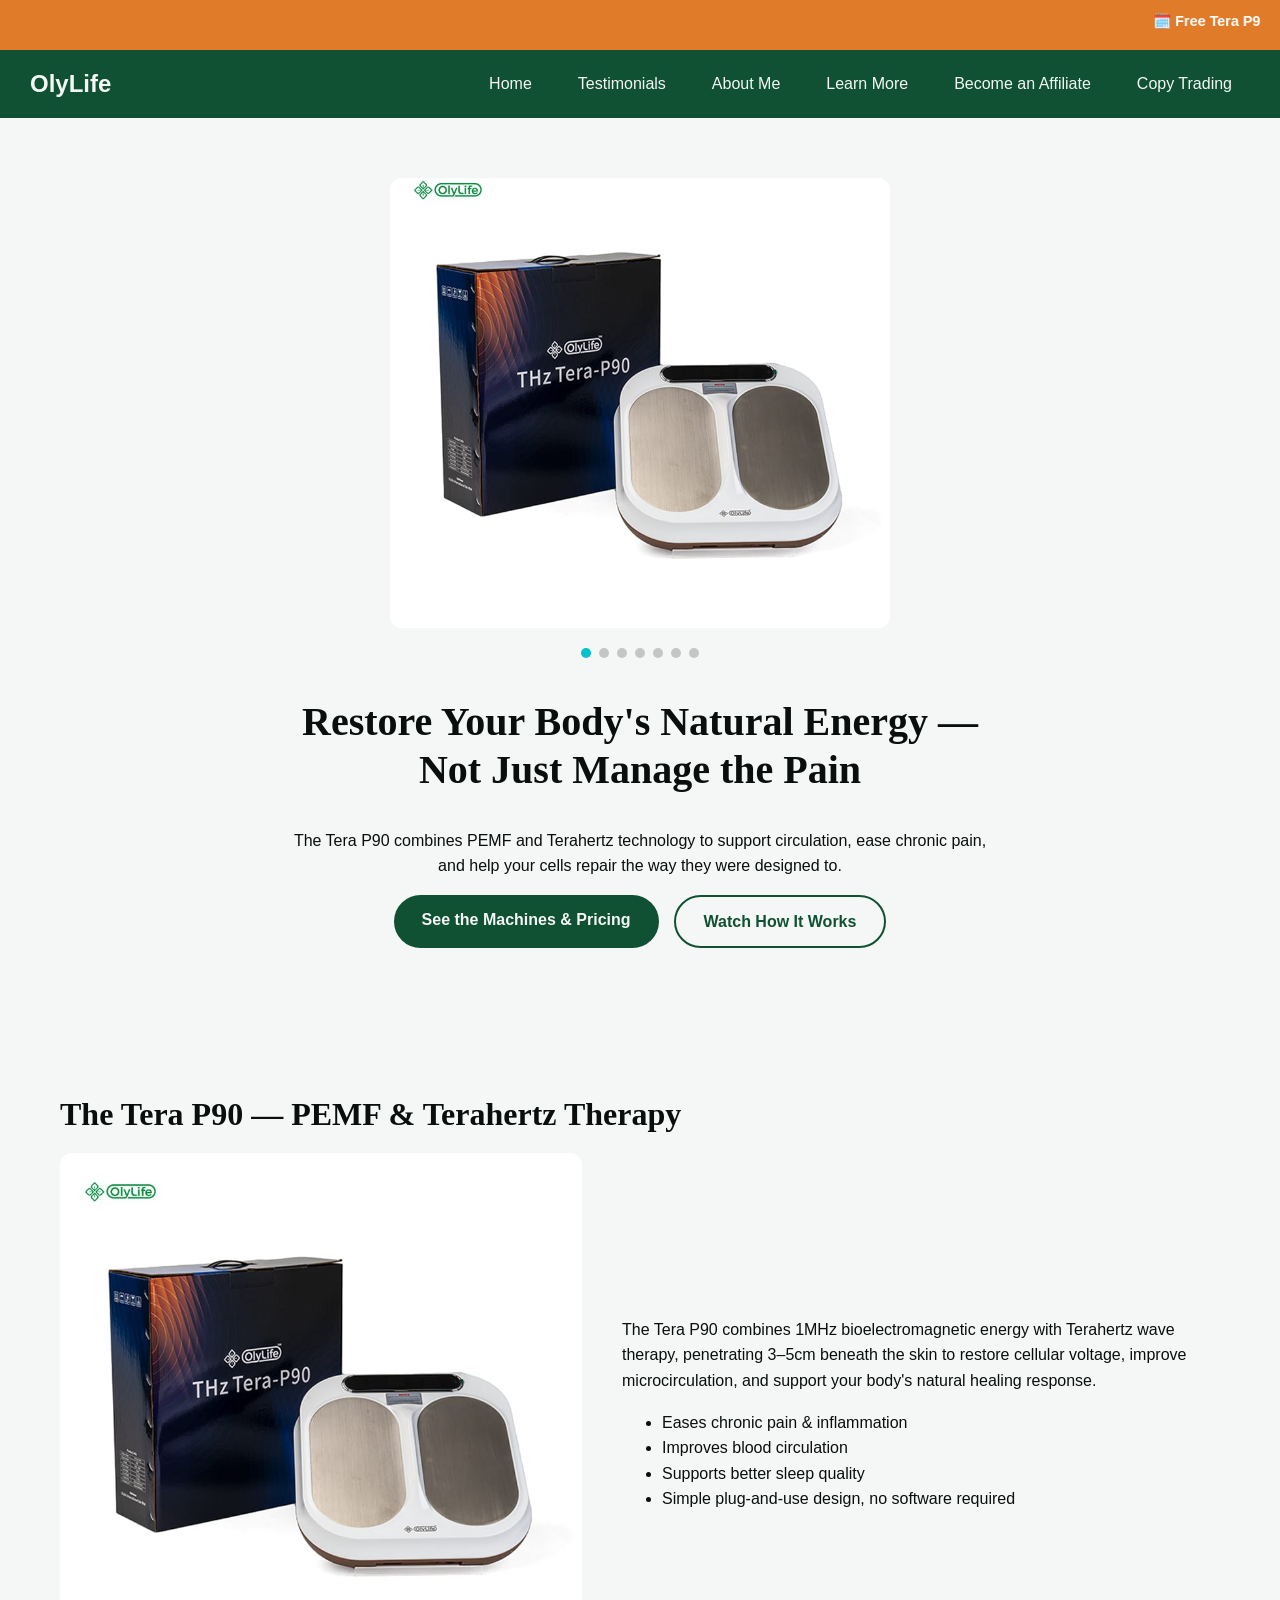
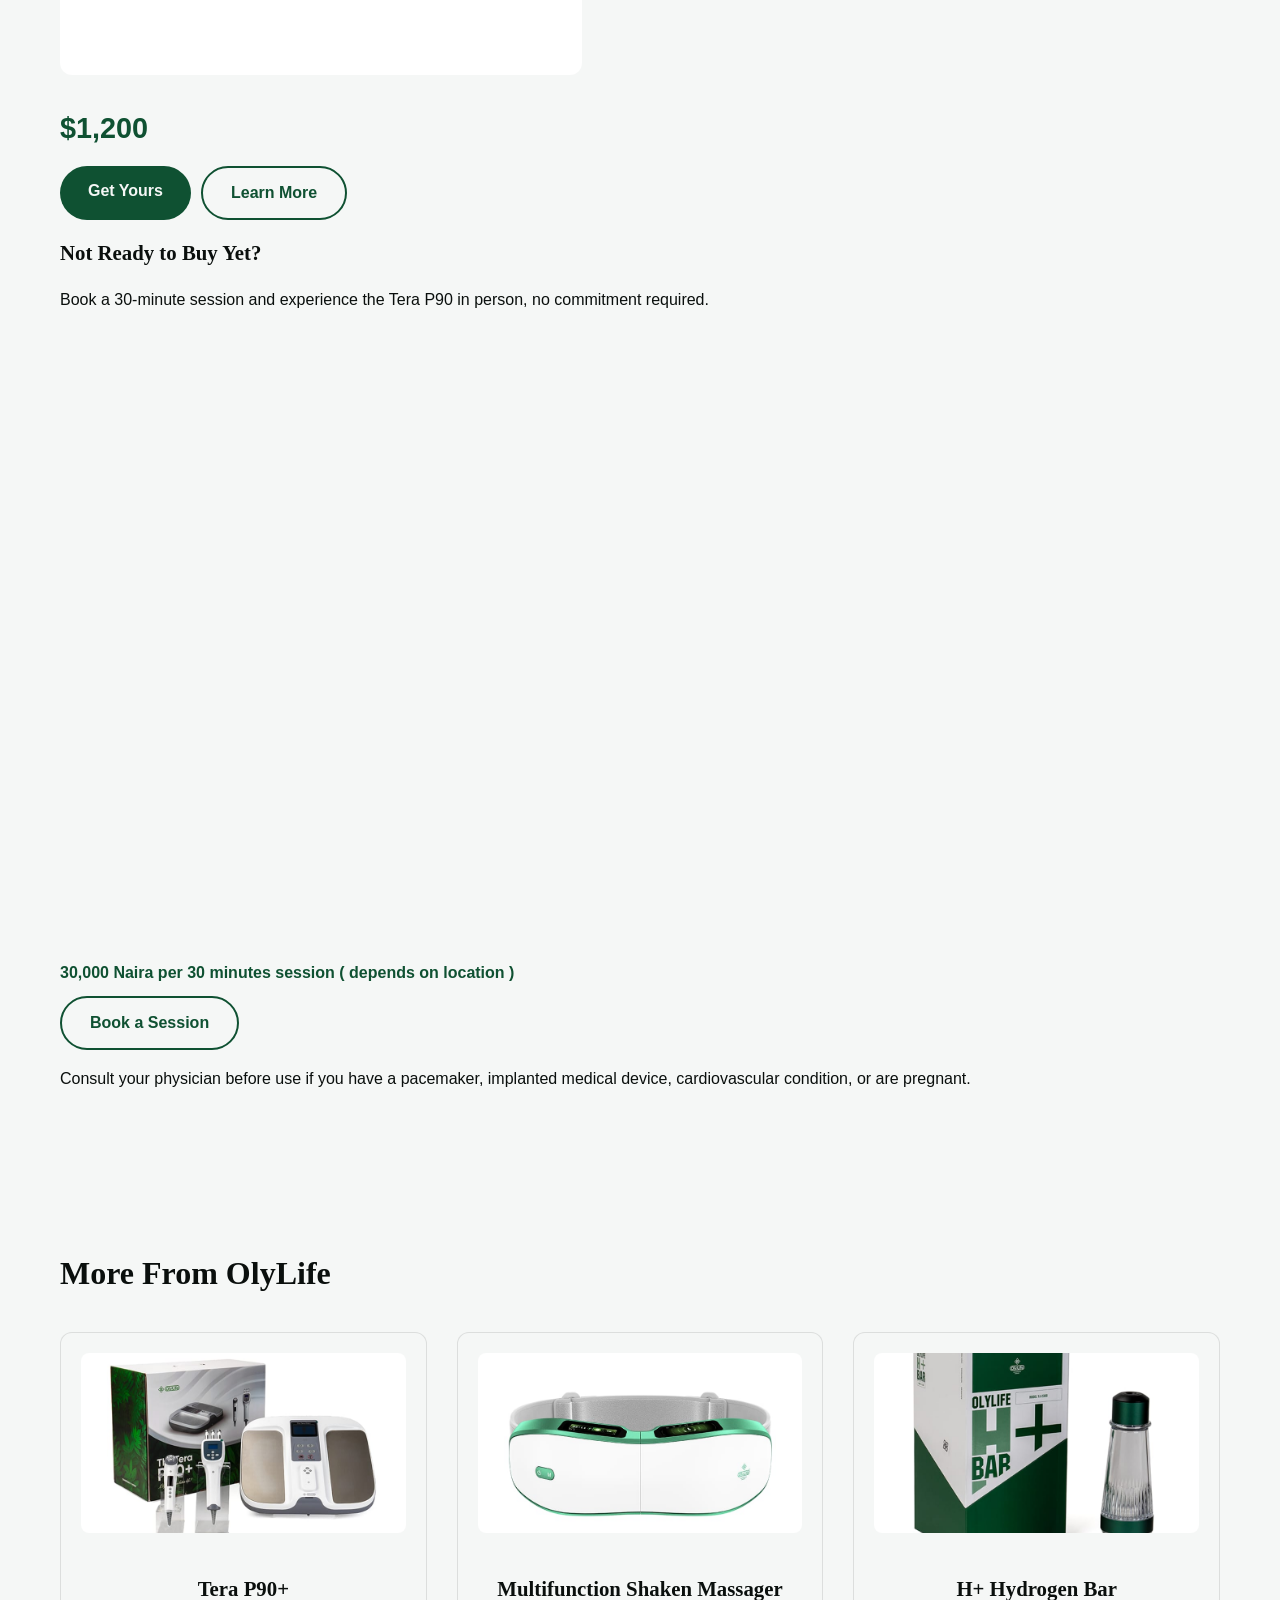
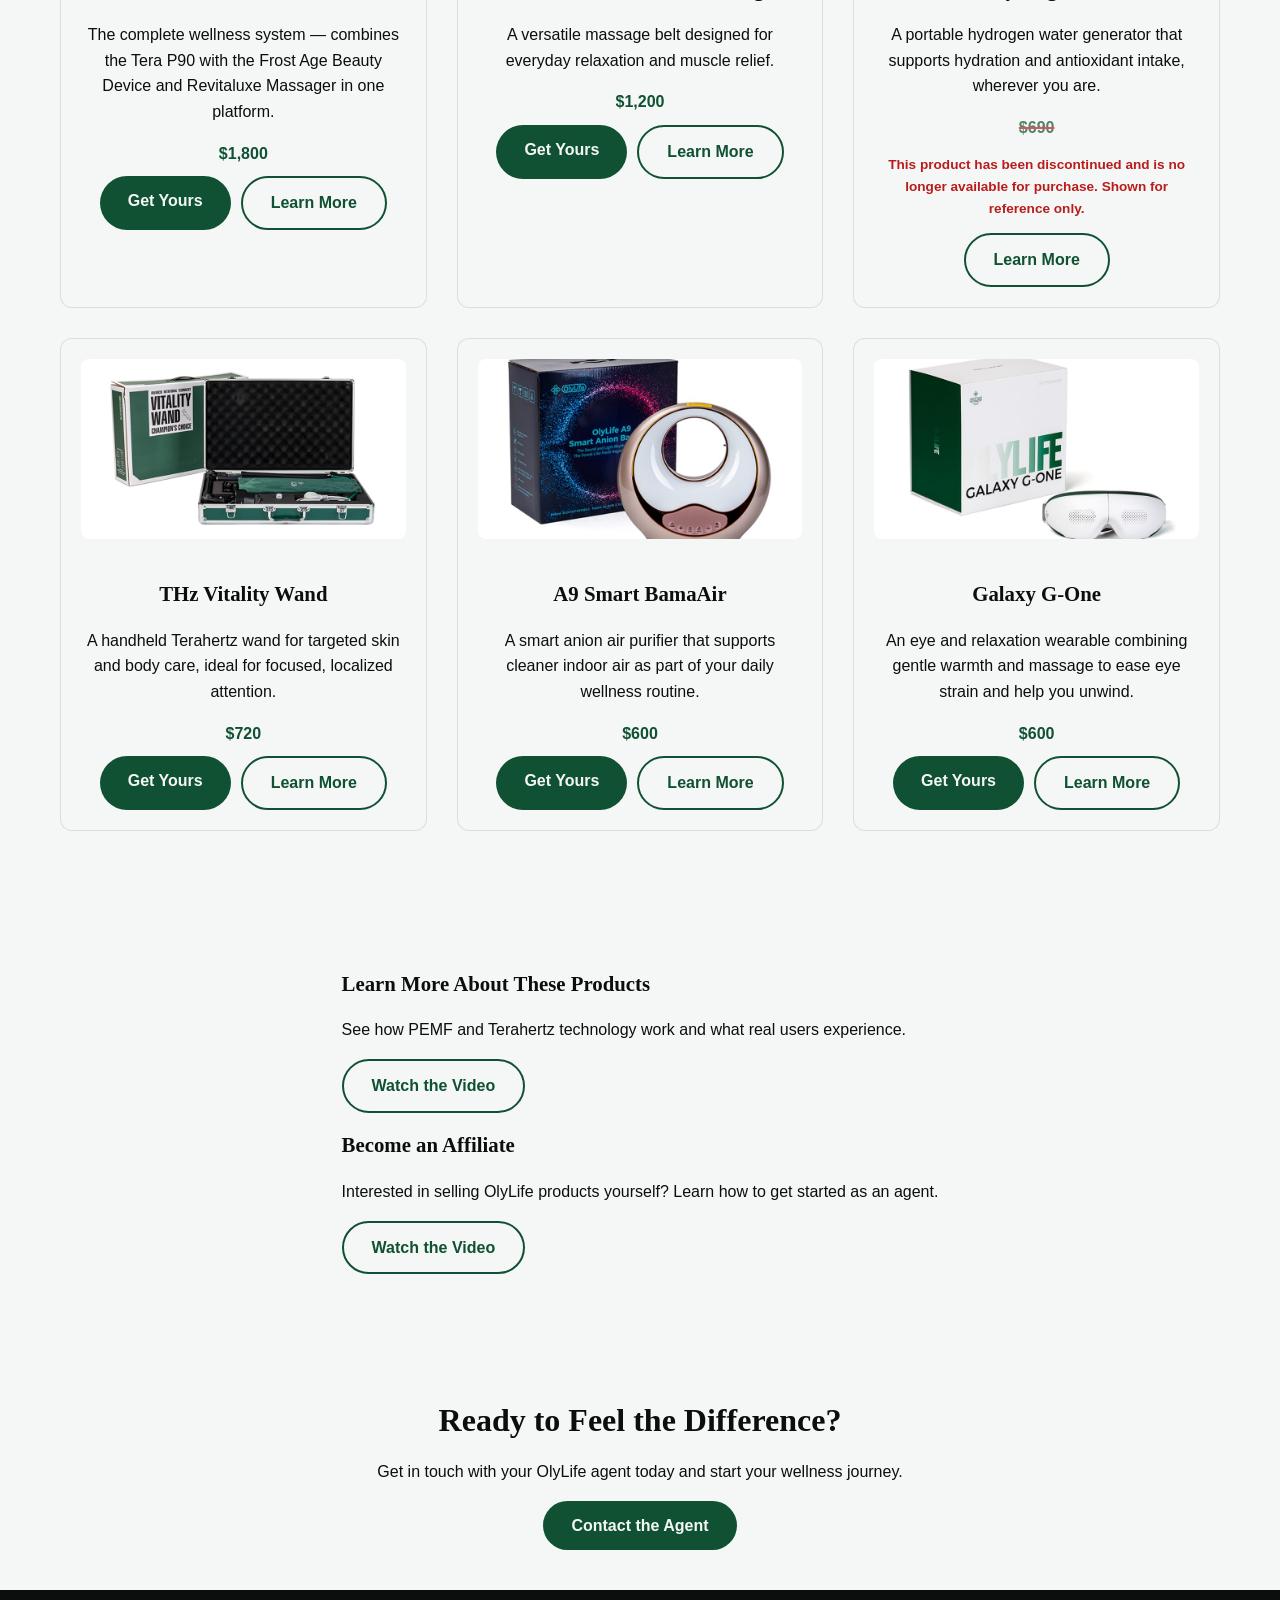
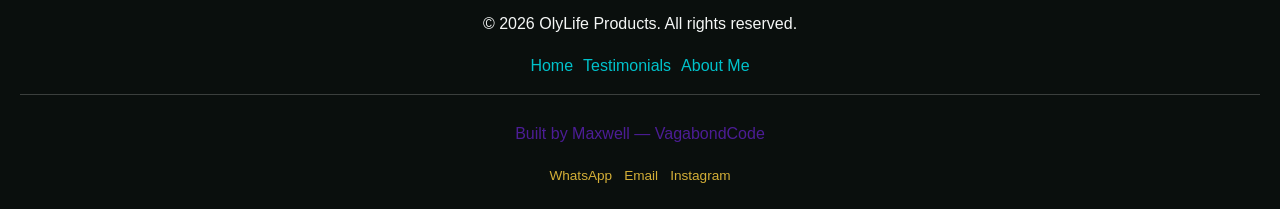
<file: index.html>
<!doctype html>
<html lang="en">
  <head>
    <meta charset="UTF-8" />
    <meta name="viewport" content="width=device-width, initial-scale=1.0" />
    <link rel="stylesheet" href="style.css" />
    <title>Olylife | imgconcepts</title>
  </head>
  <body>
    <div class="announcement-bar">
      <marquee behavior="scroll" direction="left" scrollamount="5">
        🗓️ <strong>Free Tera P90 Session + Training Seminar</strong> — Every Thursday, 10AM–12PM &nbsp;|&nbsp; 📍 8 Ladipo Kuku St, Off Allen Ave, Ikeja, Lagos &nbsp;|&nbsp; <a href="https://wa.me/2348139285443" target="_blank">Click Here To Reserve Your Spot →</a>
      </marquee>
    </div>

    <header>
      <a href="index.html" class="logo">OlyLife</a>
      <div class="hamburger">
        <span></span>
        <span></span>
        <span></span>
      </div>
      <nav>
        <ul>
          <li><a href="index.html">Home</a></li>
          <li><a href="testimonials.html">Testimonials</a></li>
          <li><a href="portfolio.html">About Me</a></li>
          <li><a href="testimonials.html#learn-more">Learn More</a></li>
          <li>
            <a href="portfolio.html#become-affiliate">Become an Affiliate</a>
          </li>
          <li><a href="trading.html">Copy Trading</a></li>
        </ul>
      </nav>
    </header>
    <section class="hero">
      <div class="hero-images">
        <div class="carousel-track">
          <img src="images/tera-p90.jpg" alt="Tera P90 Machine" width="500" height="300" />
          <img src="images/tera-p90-plus.jpg" alt="Tera P90+ Machine" width="500" height="300"  />
          <img src="images/galaxy-gone.jpg" alt="Galaxy G-One" width="500" height="300"  />
          <img src="images/shaken-massager.jpg" alt="Multifunction Shaken Massager" width="500" height="300"  />
          <img src="images/bama-air-purifier.jpg" alt="Smart Air Purifier" width="500" height="300"  />
          <img src="images/vitality-wand.jpg" alt="THz Vitality Wand" width="500" height="300"  />
          <img src="images/hydrogen-bar.jpg"alt="Frequency infused hydration tool" width="500" height="300" />
        </div>
      </div>

      <div class="carousel-dots">
        <span class="dot active" data-index="0"></span>
        <span class="dot" data-index="1"></span>
        <span class="dot" data-index="2"></span>
        <span class="dot" data-index="3"></span>
        <span class="dot" data-index="4"></span>
        <span class="dot" data-index="5"></span>
        <span class="dot" data-index="6"></span>
      </div>

      <div class="hero-content">
        <h1>Restore Your Body's Natural Energy — Not Just Manage the Pain</h1>
        <p>
          The Tera P90 combines PEMF and Terahertz technology to support
          circulation, ease chronic pain, and help your cells repair the way
          they were designed to.
        </p>

        <div class="hero-cta">
          <a href="#featured-product" class="btn btn-primary">
            See the Machines & Pricing
          </a>
          <a href="testimonials.html#learn-more" class="btn btn-secondary">
            Watch How It Works
          </a>
        </div>
      </div>
    </section>

    <section class="featured-product" id="featured-product">
        <h2>The Tera P90 — PEMF & Terahertz Therapy</h2>
      <div class="product-main">
        <img src="images/tera-p90.jpg" alt="Tera P90 PEMF and Terahertz device" />

        <div class="product-info">
          <p>The Tera P90 combines 1MHz bioelectromagnetic energy with Terahertz wave therapy, penetrating 3–5cm beneath the skin to restore cellular voltage, improve microcirculation, and support your body's natural healing response.</p>

          <ul class="product-benefits">
            <li>Eases chronic pain & inflammation</li>
            <li>Improves blood circulation</li>
            <li>Supports better sleep quality</li>
            <li>Simple plug-and-use design, no software required</li>
          </ul>
        </div>
      </div>

      <div class="product-price">
        <p class="price-tag">$1,200</p>
        <div class="product-card-buttons">
            <a href="portfolio.html?product=Tera-P90" class="btn btn-primary">Get Yours</a>
            <a href="testimonials.html#tera-p90-explainer" class="btn btn-secondary">Learn More</a>
        </div>
      </div>

      <div class="rental-option">
        <h3>Not Ready to Buy Yet?</h3>
        <p>Book a 30-minute session and experience the Tera P90 in person, no commitment required.</p>
        <div class="video-vertical">
         <iframe
            id="session-explainer-video"
            src="https://www.youtube.com/embed/c6TcQejSlR8?enablejsapi=1"
            title="30-Minute Tera P90 Session Explainer"
            frameborder="0"
            allowfullscreen>
          </iframe>
        </div>
        <p class="price-tag-small">30,000 Naira per 30 minutes session ( depends on location )</p>
        <a href="portfolio.html?product=session" class="btn btn-secondary">Book a Session</a>
      </div>

      <p class="disclaimer">
        Consult your physician before use if you have a pacemaker, implanted medical device, cardiovascular condition, or are pregnant.
      </p>
  
    </section>

    <section class="other-products">
      <h2>More From OlyLife</h2>

      <div class="products-grid">

        <div class="product-card">
          <img src="images/tera-p90-plus.jpg" alt="Tera P90+ PEMF and Terahertz platform" />
          <h3>Tera P90+</h3>
          <p>The complete wellness system — combines the Tera P90 with the Frost Age Beauty Device and Revitaluxe Massager in one platform.</p>
          <p class="price-tag-small">$1,800</p>
          <div class="product-card-buttons">
            <a href="portfolio.html?product=Tera-P90-Plus" class="btn btn-primary">Get Yours</a>
            <a href="testimonials.html#tera-p90-plus-explainer" class="btn btn-secondary">Learn More</a>
          </div>
        </div>

        <div class="product-card">
          <img src="images/shaken-massager.jpg" alt="OlyLife Multifunction Shaken Massager" />
          <h3>Multifunction Shaken Massager</h3>
          <p>A versatile massage belt designed for everyday relaxation and muscle relief.</p>
          <p class="price-tag-small">$1,200</p>
          <div class="product-card-buttons">
            <a href="portfolio.html?product=Shaken-Massager" class="btn btn-primary">Get Yours</a>
            <a href="testimonials.html#shaken-massager-explainer" class="btn btn-secondary">Learn More</a>
          </div>
        </div>

        <div class="product-card">
          <img src="images/hydrogen-bar.jpg" alt="OlyLife H+ Hydrogen Bar" />
          <h3>H+ Hydrogen Bar</h3>
          <p>A portable hydrogen water generator that supports hydration and antioxidant intake, wherever you are.</p>
          <p class="price-tag-small price-discontinued">$690</p>
          <p class="disclaimer-discontinued">This product has been discontinued and is no longer available for purchase. Shown for reference only.</p>
          <div class="product-card-buttons">
            <a href="testimonials.html#how-oly-life-products-work" class="btn btn-secondary">Learn More</a>
          </div>
        </div>

        <div class="product-card">
          <img src="images/vitality-wand.jpg" alt="OlyLife THz Vitality Wand" />
          <h3>THz Vitality Wand</h3>
          <p>A handheld Terahertz wand for targeted skin and body care, ideal for focused, localized attention.</p>
          <p class="price-tag-small">$720</p>
          <div class="product-card-buttons">
            <a href="portfolio.html?product=Vitality-Wand" class="btn btn-primary">Get Yours</a>
            <a href="testimonials.html#how-oly-life-products-work" class="btn btn-secondary">Learn More</a>
          </div>
        </div>

        <div class="product-card">
          <img src="images/bama-air-purifier.jpg" alt="OlyLife A9 Smart BamaAir Purifier" />
          <h3>A9 Smart BamaAir</h3>
          <p>A smart anion air purifier that supports cleaner indoor air as part of your daily wellness routine.</p>
          <p class="price-tag-small">$600</p>
          <div class="product-card-buttons">
            <a href="portfolio.html?product=A9-Smart-BamaAir" class="btn btn-primary">Get Yours</a>
            <a href="testimonials.html#a9-smart-bamaair-explainer" class="btn btn-secondary">Learn More</a>
          </div>
        </div>

        <div class="product-card">
          <img src="images/galaxy-gone.jpg" alt="OlyLife Galaxy G-One Eye Massager" />
          <h3>Galaxy G-One</h3>
          <p>An eye and relaxation wearable combining gentle warmth and massage to ease eye strain and help you unwind.</p>
          <p class="price-tag-small">$600</p>
          <div class="product-card-buttons">
            <a href="portfolio.html?product=Galaxy-G-One" class="btn btn-primary">Get Yours</a>
            <a href="testimonials.html#how-oly-life-products-work" class="btn btn-secondary">Learn More</a>
          </div>
        </div>

      </div>
    </section>
    
    <section class="learn-affiliate">
      <div class="option-card">
        <h3>Learn More About These Products</h3>
        <p>See how PEMF and Terahertz technology work and what real users experience.</p>
        <a href="testimonials.html#learn-more" class="btn btn-secondary">Watch the Video</a>
      </div>

      <div class="option-card">
        <h3>Become an Affiliate</h3>
        <p>Interested in selling OlyLife products yourself? Learn how to get started as an agent.</p>
        <a href="portfolio.html#become-affiliate" class="btn btn-secondary">Watch the Video</a>
      </div>
    </section>

    <section class="closing-cta">
      <h2>Ready to Feel the Difference?</h2>
      <p>Get in touch with your OlyLife agent today and start your wellness journey.</p>
      <a href="portfolio.html" class="btn btn-primary">Contact the Agent</a>
    </section>

    <footer>
      <div class="footer-content">
        <p>&copy; 2026 OlyLife Products. All rights reserved.</p>

        <ul class="footer-links">
          <li><a href="index.html">Home</a></li>
          <li><a href="testimonials.html">Testimonials</a></li>
          <li><a href="portfolio.html">About Me</a></li>
        </ul>

        <div class="footer-credit">
          <p class="credit">Built by Maxwell — VagabondCode</p>
          <ul class="credit-contact">
            <li><a href="https://wa.me/2347089428435" target="_blank">WhatsApp</a></li>
            <li><a href="mailto:vagabondcode02@gmail.com">Email</a></li>
            <li><a href="https://instagram.com/vagabond.code" target="_blank">Instagram</a></li>
          </ul>
        </div>
      </div>
    </footer>

    <script src="script.js"></script>

  </body>
</html>
</file>
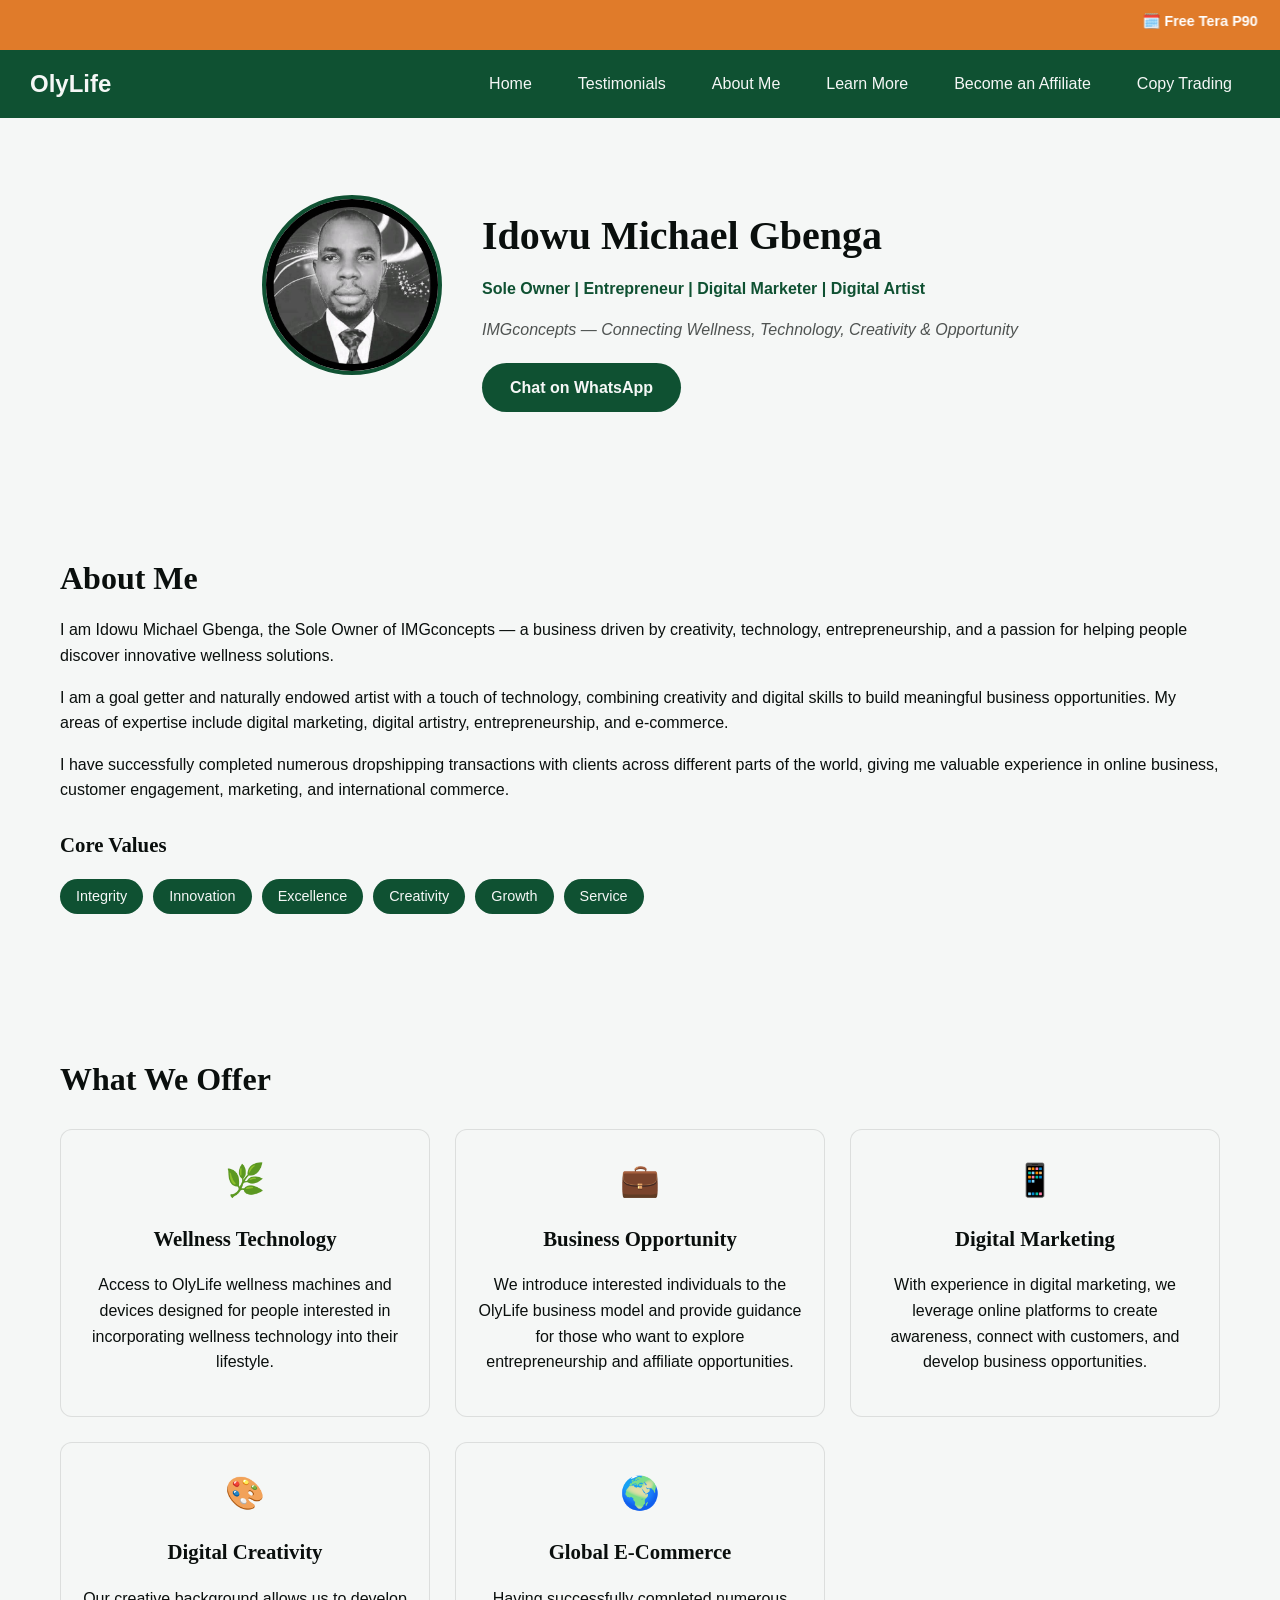
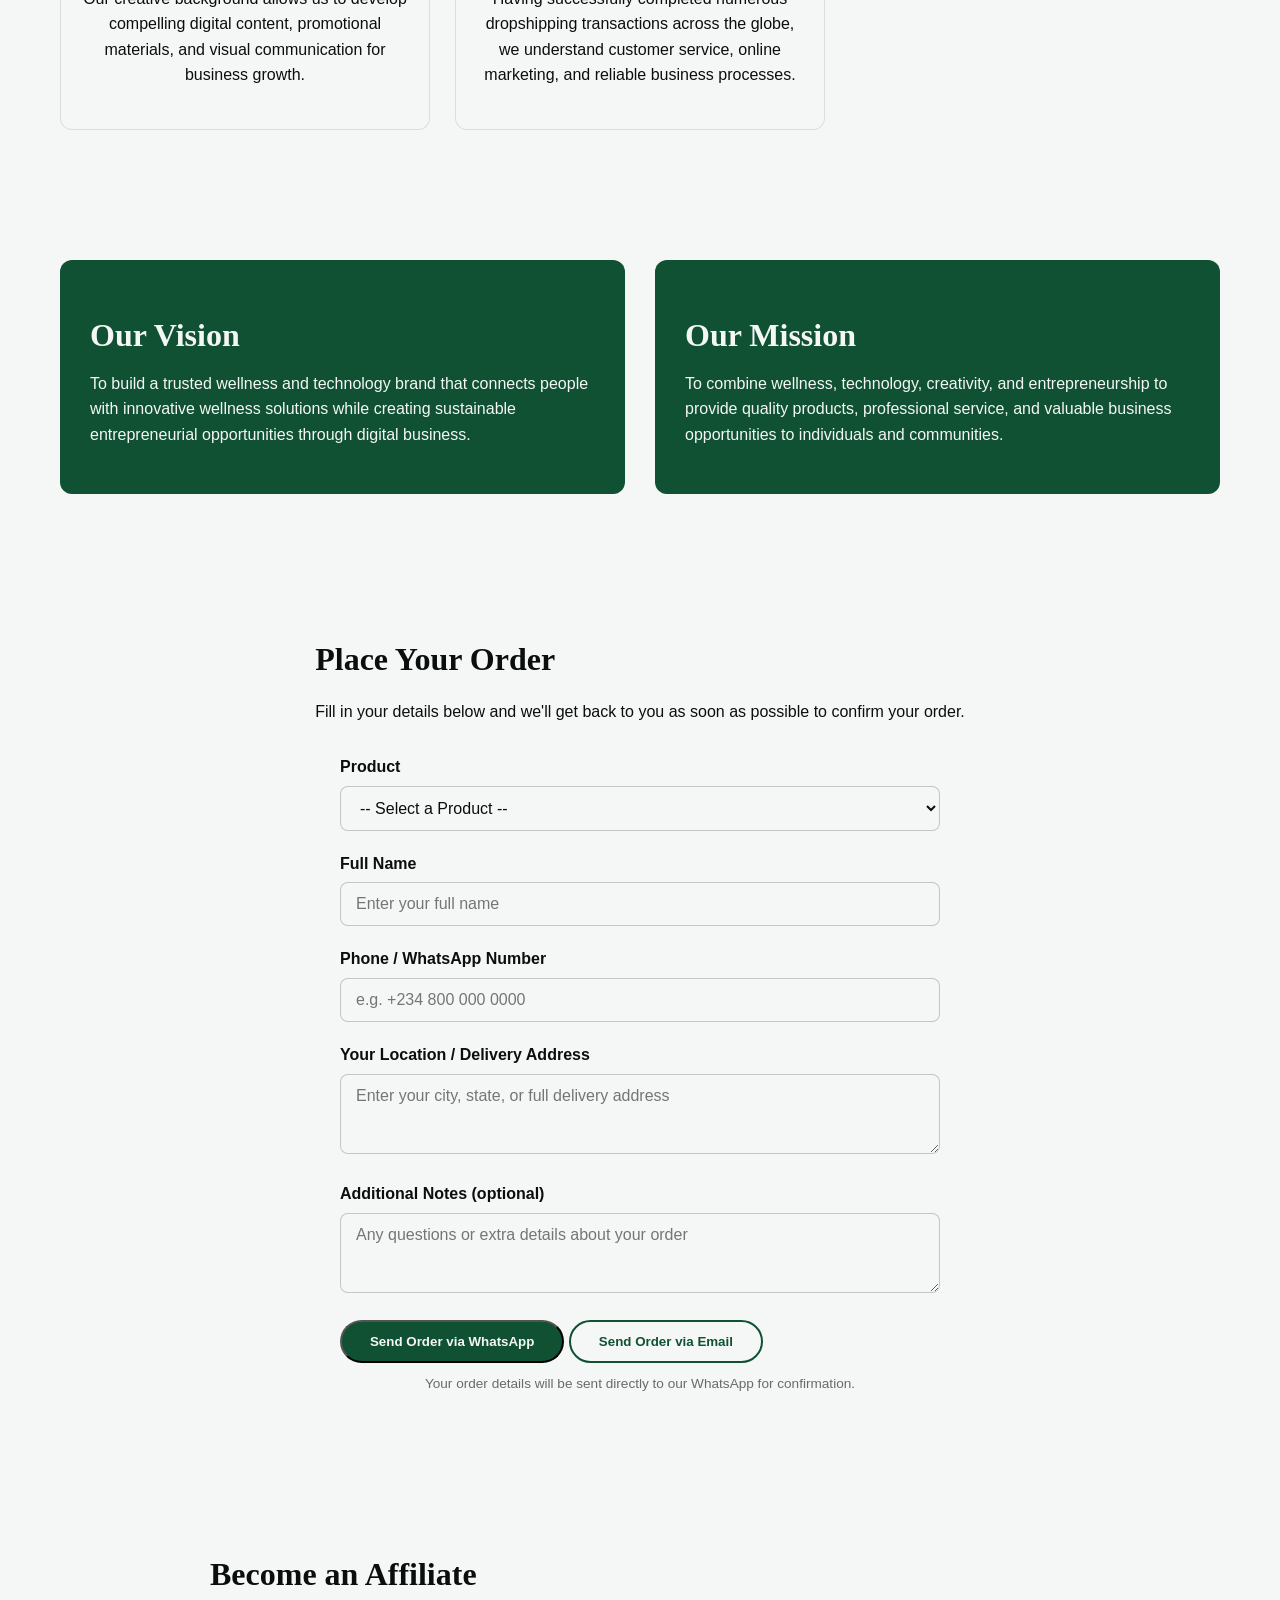
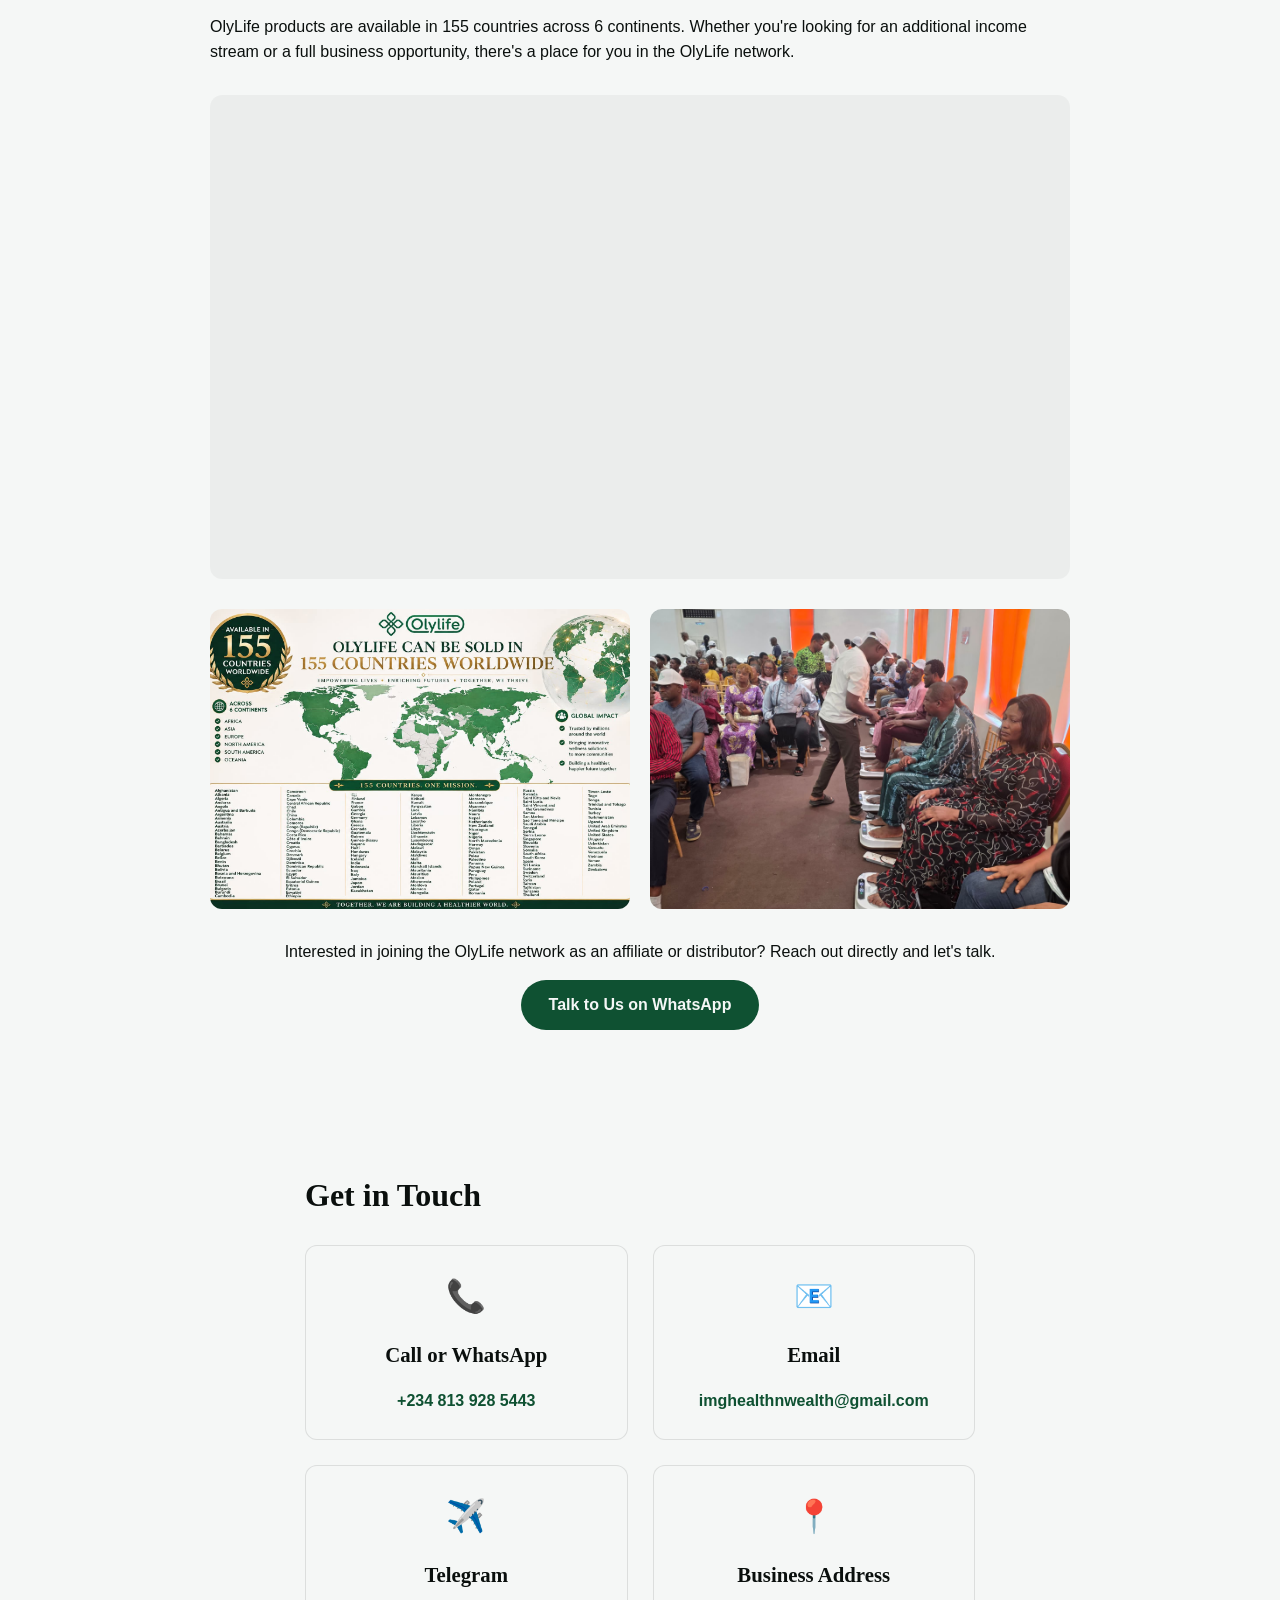
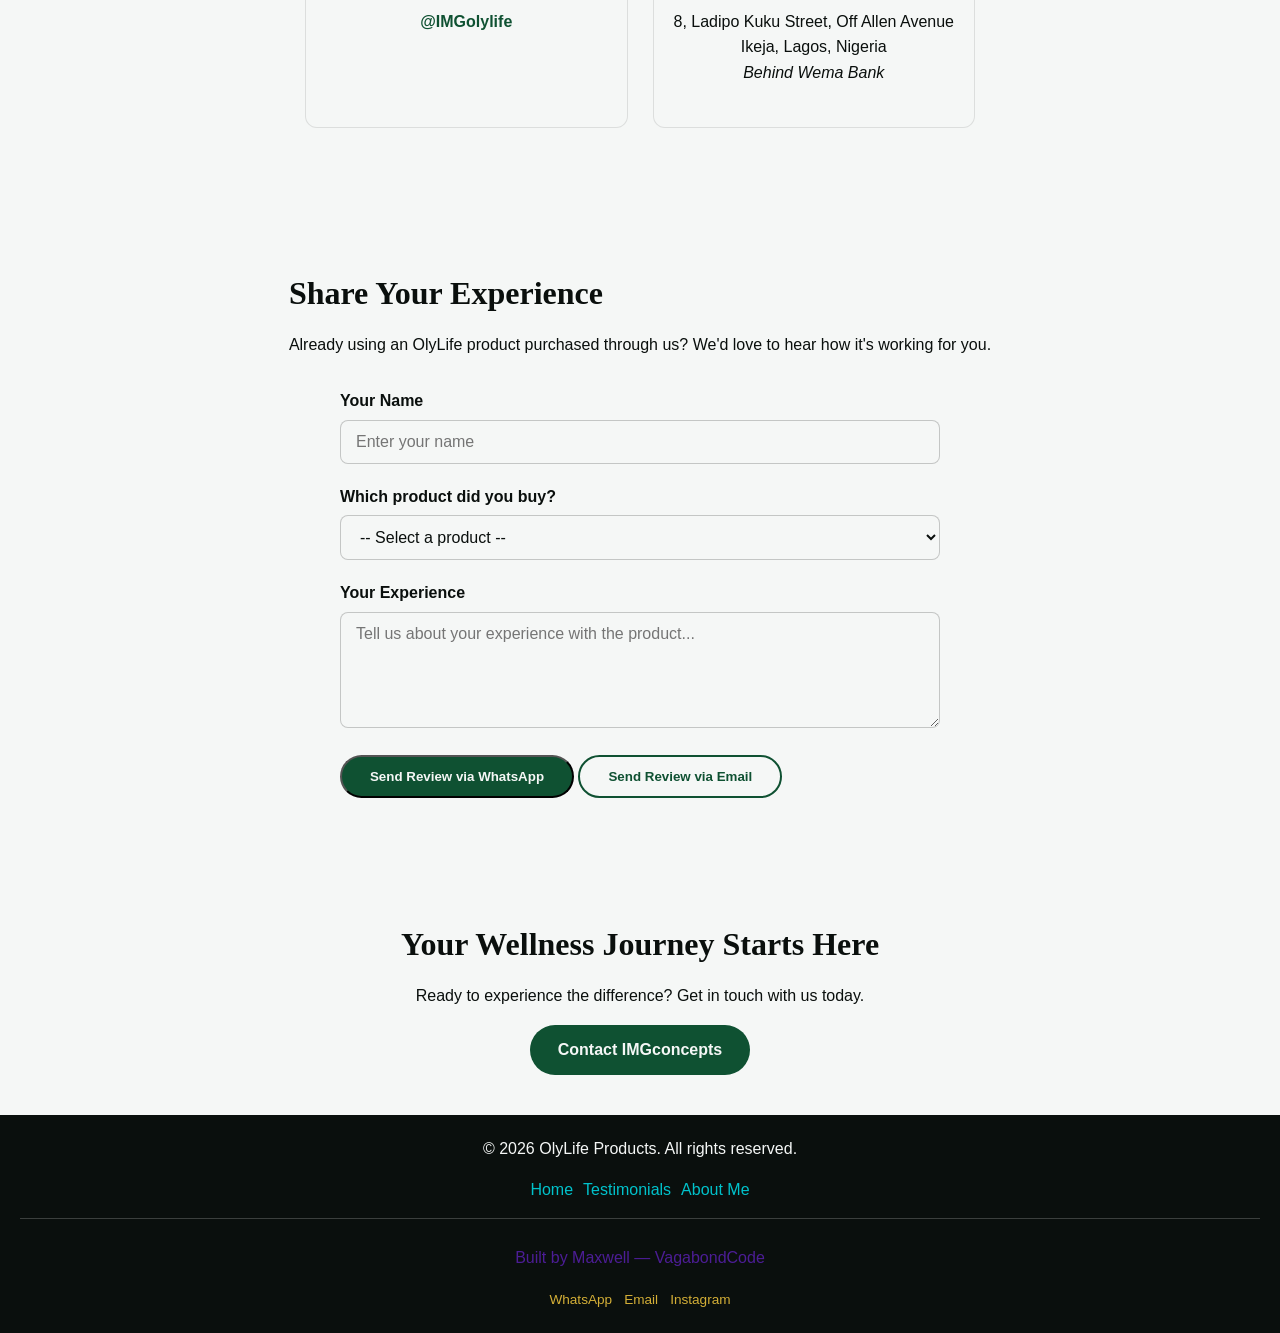
<file: portfolio.html>
<!doctype html>
<html lang="en">
  <head>
    <meta charset="UTF-8" />
    <meta name="viewport" content="width=device-width, initial-scale=1.0" />
    <link rel="stylesheet" href="style.css" />
    <title>About Me | IMGconcepts OlyLife</title>
  </head>
  <body>
    <div class="announcement-bar">
      <marquee behavior="scroll" direction="left" scrollamount="5">
        🗓️ <strong>Free Tera P90 Session + Training Seminar</strong> — Every Thursday, 10AM–12PM &nbsp;|&nbsp; 📍 8 Ladipo Kuku St, Off Allen Ave, Ikeja, Lagos &nbsp;|&nbsp; <a href="https://wa.me/2348139285443" target="_blank">Click Here To Reserve Your Spot →</a>
      </marquee>
    </div>

    <header>
      <a href="index.html" class="logo">OlyLife</a>
      <div class="hamburger">
        <span></span>
        <span></span>
        <span></span>
      </div>
      <nav>
        <ul>
          <li><a href="index.html">Home</a></li>
          <li><a href="testimonials.html">Testimonials</a></li>
          <li><a href="portfolio.html">About Me</a></li>
          <li><a href="testimonials.html#learn-more">Learn More</a></li>
          <li>
            <a href="portfolio.html#become-affiliate">Become an Affiliate</a>
          </li>
          <li><a href="trading.html">Copy Trading</a></li>
        </ul>
      </nav>
    </header>

    <!-- AGENT INTRO SECTION -->
    <section class="agent-intro">
      <div class="agent-profile">
        <div class="agent-photo">
          <img src="images/agent-profile.jpg" alt="Idowu Michael Gbenga — IMGconcepts" class="client-photo" />
        </div>
        <div class="agent-details">
          <h1>Idowu Michael Gbenga</h1>
          <p class="agent-title">Sole Owner | Entrepreneur | Digital Marketer | Digital Artist</p>
          <p class="agent-brand">IMGconcepts — Connecting Wellness, Technology, Creativity & Opportunity</p>
          <div class="agent-contact-quick">
            <a href="https://wa.me/2348139285443" class="btn btn-primary" target="_blank">Chat on WhatsApp</a>
          </div>
        </div>
      </div>
    </section>

    <!-- ABOUT SECTION -->
    <section class="agent-about">
      <h2>About Me</h2>
      <p>I am Idowu Michael Gbenga, the Sole Owner of IMGconcepts — a business driven by creativity, technology, entrepreneurship, and a passion for helping people discover innovative wellness solutions.</p>
      <p>I am a goal getter and naturally endowed artist with a touch of technology, combining creativity and digital skills to build meaningful business opportunities. My areas of expertise include digital marketing, digital artistry, entrepreneurship, and e-commerce.</p>
      <p>I have successfully completed numerous dropshipping transactions with clients across different parts of the world, giving me valuable experience in online business, customer engagement, marketing, and international commerce.</p>

      <div class="core-values">
        <h3>Core Values</h3>
        <div class="values-grid">
          <span class="value-tag">Integrity</span>
          <span class="value-tag">Innovation</span>
          <span class="value-tag">Excellence</span>
          <span class="value-tag">Creativity</span>
          <span class="value-tag">Growth</span>
          <span class="value-tag">Service</span>
        </div>
      </div>
    </section>

    <!-- WHAT WE OFFER -->
    <section class="what-we-offer">
      <h2>What We Offer</h2>
      <div class="offer-grid">
        <div class="offer-card">
          <span class="offer-icon">🌿</span>
          <h3>Wellness Technology</h3>
          <p>Access to OlyLife wellness machines and devices designed for people interested in incorporating wellness technology into their lifestyle.</p>
        </div>
        <div class="offer-card">
          <span class="offer-icon">💼</span>
          <h3>Business Opportunity</h3>
          <p>We introduce interested individuals to the OlyLife business model and provide guidance for those who want to explore entrepreneurship and affiliate opportunities.</p>
        </div>
        <div class="offer-card">
          <span class="offer-icon">📱</span>
          <h3>Digital Marketing</h3>
          <p>With experience in digital marketing, we leverage online platforms to create awareness, connect with customers, and develop business opportunities.</p>
        </div>
        <div class="offer-card">
          <span class="offer-icon">🎨</span>
          <h3>Digital Creativity</h3>
          <p>Our creative background allows us to develop compelling digital content, promotional materials, and visual communication for business growth.</p>
        </div>
        <div class="offer-card">
          <span class="offer-icon">🌍</span>
          <h3>Global E-Commerce</h3>
          <p>Having successfully completed numerous dropshipping transactions across the globe, we understand customer service, online marketing, and reliable business processes.</p>
        </div>
      </div>
    </section>

    <!-- VISION & MISSION -->
    <section class="vision-mission">
      <div class="vision-mission-grid">
        <div class="vision-box">
          <h2>Our Vision</h2>
          <p>To build a trusted wellness and technology brand that connects people with innovative wellness solutions while creating sustainable entrepreneurial opportunities through digital business.</p>
        </div>
        <div class="mission-box">
          <h2>Our Mission</h2>
          <p>To combine wellness, technology, creativity, and entrepreneurship to provide quality products, professional service, and valuable business opportunities to individuals and communities.</p>
        </div>
      </div>
    </section>

    <!-- PURCHASE ORDER FORM -->
    <section class="order-form-section" id="order-form">
      <h2>Place Your Order</h2>
      <p>Fill in your details below and we'll get back to you as soon as possible to confirm your order.</p>

      <form class="order-form" id="orderForm">

        <div class="form-group">
          <label for="order-product">Product</label>
          <select id="order-product" required>
            <option value="">-- Select a Product --</option>
            <option value="Tera P90 ($1,000 + $200 shipping = $1,200 total)">Tera P90 — $1,200</option>
            <option value="Tera P90+ ($1,500 + $300 shipping = $1,800 total)">Tera P90+ — $1,800</option>
            <option value="Shaken Massager ($1000 + $200 shipping = $1200 total)">Shaken Massager - $1200</option>
            <option value="H+ Hydrogen Bar ($600 + $90 shipping = $690 total)">H+ Hydrogen Bar — $690</option>
            <option value="THz Vitality Wand ($600 + $120 shipping = $720 total)">THz Vitality Wand — $720</option>
            <option value="A9 Smart BamaAir ($500 + $100 shipping = $600 total)">A9 Smart BamaAir — $600</option>
            <option value="Galaxy G-One ($500 + $100 shipping = $600 total)">Galaxy G-One — $600</option>
            <option value="Tera P90 30-Minute Session (30,000 Naira)">Book a Session — 30,000 Naira</option>
          </select>
        </div>

        <div class="form-group">
          <label for="order-name">Full Name</label>
          <input type="text" id="order-name" placeholder="Enter your full name" required />
        </div>

        <div class="form-group">
          <label for="order-phone">Phone / WhatsApp Number</label>
          <input type="tel" id="order-phone" placeholder="e.g. +234 800 000 0000" required />
        </div>

        <div class="form-group">
          <label for="order-location">Your Location / Delivery Address</label>
          <textarea id="order-location" rows="3" placeholder="Enter your city, state, or full delivery address"></textarea>
        </div>

        <div class="form-group">
          <label for="order-notes">Additional Notes (optional)</label>
          <textarea id="order-notes" rows="3" placeholder="Any questions or extra details about your order"></textarea>
        </div>

        <button type="submit" class="btn btn-primary">Send Order via WhatsApp</button>
        <button type="button" class="btn btn-secondary" id="orderEmailBtn">Send Order via Email</button>
        <p class="form-note">Your order details will be sent directly to our WhatsApp for confirmation.</p>

      </form>
    </section>

    <!-- BECOME AN AFFILIATE -->
    <section class="affiliate-section" id="become-affiliate">
      <h2>Become an Affiliate</h2>
      <p>OlyLife products are available in 155 countries across 6 continents. Whether you're looking for an additional income stream or a full business opportunity, there's a place for you in the OlyLife network.</p>

      <div class="video-horizontal affiliate-video">
        <iframe
          id="affiliate-video"
          src="https://www.youtube.com/embed/F_m_fng9ghc?enablejsapi=1"
          title="OlyLife Affiliate Opportunity"
          frameborder="0"
          allowfullscreen>
        </iframe>
      </div>

    
      <div class="affiliate-images">
        <img src="images/affiliate-world-map.jpg" alt="OlyLife available in 155 countries worldwide" class="affiliate-img" />
        <img src="images/affiliate-event.jpg" alt="OlyLife affiliate team event" class="affiliate-img" />
      </div>

      <div class="affiliate-cta">
        <p>Interested in joining the OlyLife network as an affiliate or distributor? Reach out directly and let's talk.</p>
        <a href="https://wa.me/2348139285443" class="btn btn-primary" target="_blank">Talk to Us on WhatsApp</a>
      </div>
    </section>

    <!-- CONTACT SECTION -->
    <section class="contact-section">
      <h2>Get in Touch</h2>
      <div class="contact-grid">
        <div class="contact-item">
          <span class="contact-icon">📞</span>
          <h3>Call or WhatsApp</h3>
          <a href="https://wa.me/2348139285443" target="_blank">+234 813 928 5443</a>
        </div>
        <div class="contact-item">
          <span class="contact-icon">📧</span>
          <h3>Email</h3>
          <a href="mailto:imghealthnwealth@gmail.com">imghealthnwealth@gmail.com</a>
        </div>
        <div class="contact-item">
          <span class="contact-icon">✈️</span>
          <h3>Telegram</h3>
          <a href="https://t.me/IMGolylife" target="_blank">@IMGolylife</a>
        </div>
        <div class="contact-item">
          <span class="contact-icon">📍</span>
          <h3>Business Address</h3>
          <p>8, Ladipo Kuku Street, Off Allen Avenue<br>Ikeja, Lagos, Nigeria<br><em>Behind Wema Bank</em></p>
        </div>
      </div>
    </section>

    <!-- REVIEW FORM -->
    <section class="review-form-section">
      <h2>Share Your Experience</h2>
      <p>Already using an OlyLife product purchased through us? We'd love to hear how it's working for you.</p>

      <form class="review-form" id="reviewForm">
        <div class="form-group">
          <label for="reviewer-name">Your Name</label>
          <input type="text" id="reviewer-name" placeholder="Enter your name" required />
        </div>

        <div class="form-group">
          <label for="reviewer-product">Which product did you buy?</label>
          <select id="reviewer-product" required>
            <option value="">-- Select a product --</option>
            <option value="Tera P90">Tera P90</option>
            <option value="Tera P90+">Tera P90+</option>
            <option value="Shaken Massager">Shaken Massager</option>
            <option value="THz Vitality Wand">THz Vitality Wand</option>
            <option value="A9 Smart BamaAir">A9 Smart BamaAir</option>
            <option value="Galaxy G-One">Galaxy G-One</option>
          </select>
        </div>

        <div class="form-group">
          <label for="reviewer-message">Your Experience</label>
          <textarea id="reviewer-message" rows="5" placeholder="Tell us about your experience with the product..." required></textarea>
        </div>

        <button type="submit" class="btn btn-primary">Send Review via WhatsApp</button>
        <button type="button" class="btn btn-secondary" id="reviewEmailBtn">Send Review via Email</button>
      </form>
    </section>

    <section class="closing-cta">
      <h2>Your Wellness Journey Starts Here</h2>
      <p>Ready to experience the difference? Get in touch with us today.</p>
      <a href="https://wa.me/2348139285443" class="btn btn-primary" target="_blank">Contact IMGconcepts</a>
    </section>

    <footer>
      <div class="footer-content">
        <p>&copy; 2026 OlyLife Products. All rights reserved.</p>
        <ul class="footer-links">
          <li><a href="index.html">Home</a></li>
          <li><a href="testimonials.html">Testimonials</a></li>
          <li><a href="portfolio.html">About Me</a></li>
        </ul>
        <div class="footer-credit">
          <p class="credit">Built by Maxwell — VagabondCode</p>
          <ul class="credit-contact">
            <li><a href="https://wa.me/2347089428435" target="_blank">WhatsApp</a></li>
            <li><a href="mailto:vagabondcode02@gmail.com">Email</a></li>
            <li><a href="https://instagram.com/vagabond.code" target="_blank">Instagram</a></li>
          </ul>
        </div>
      </div>
    </footer>

    <script src="script.js"></script>
  </body>
</html>
</file>
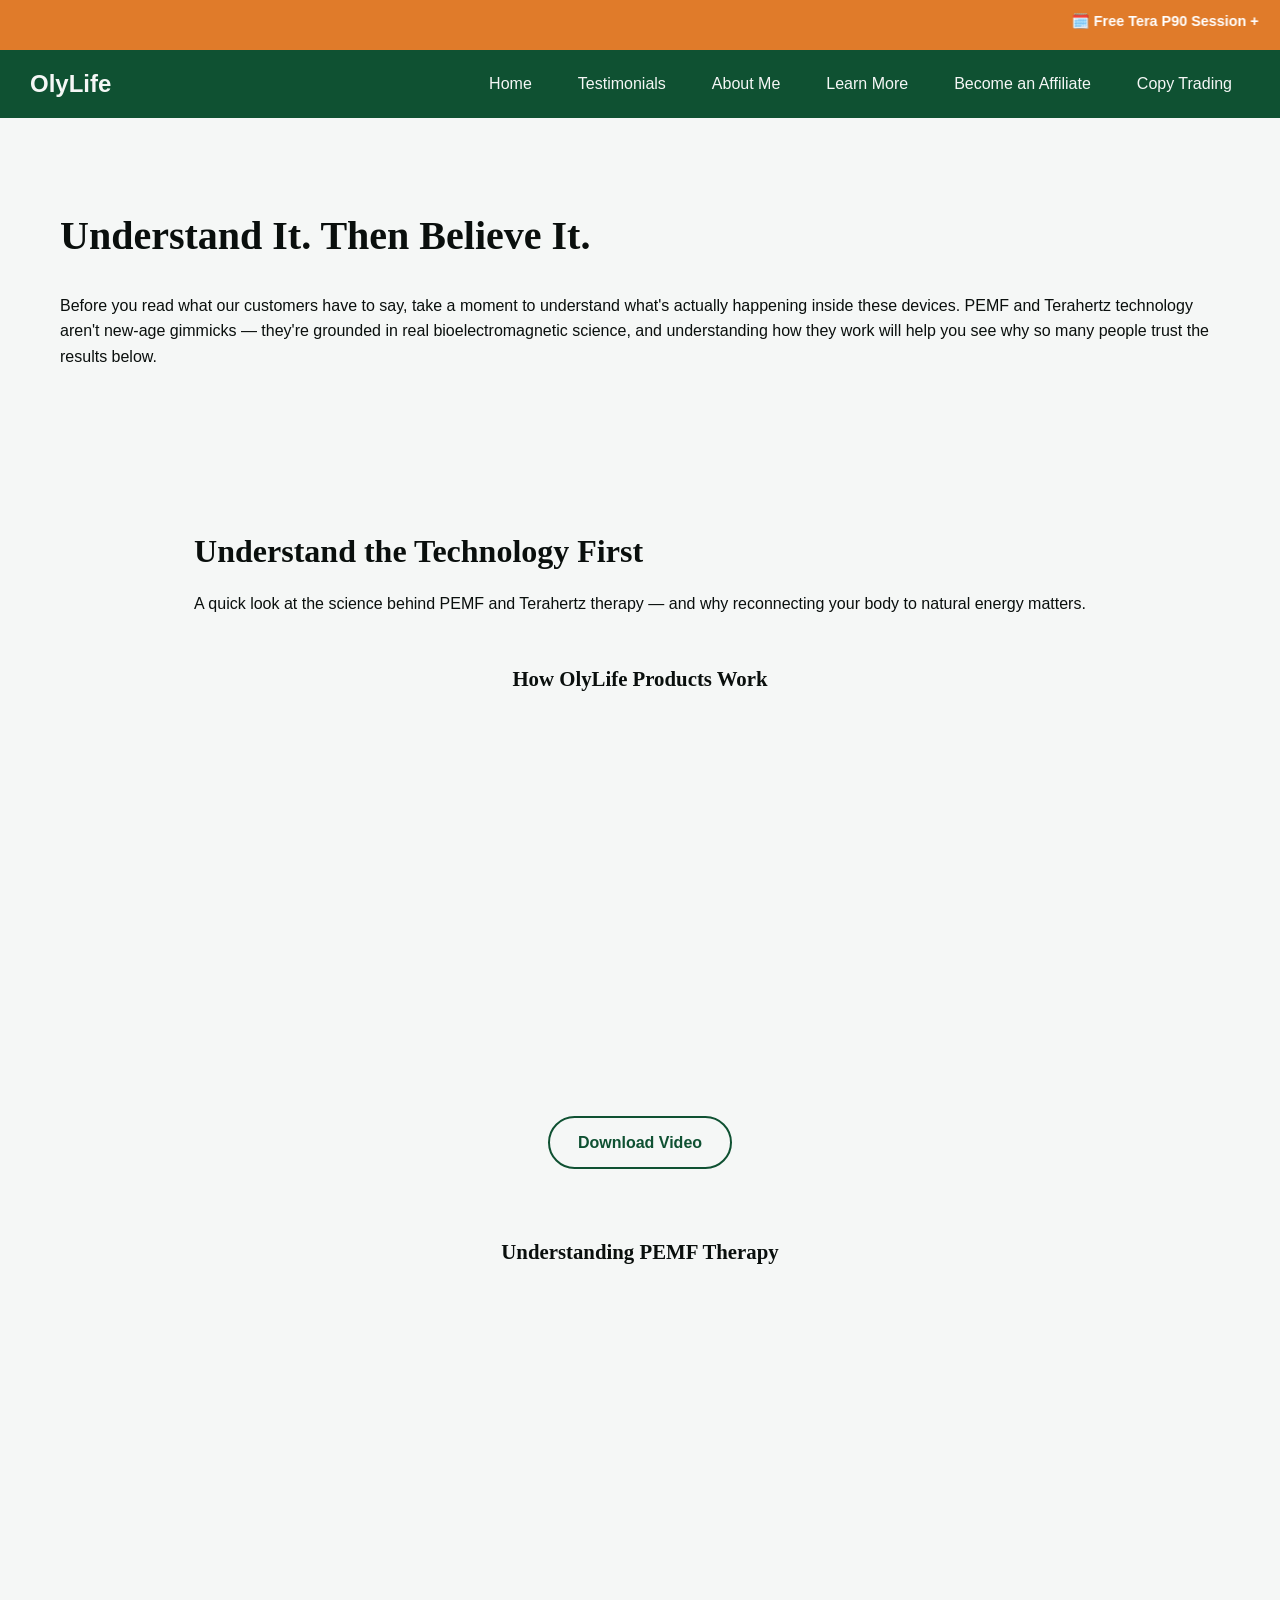
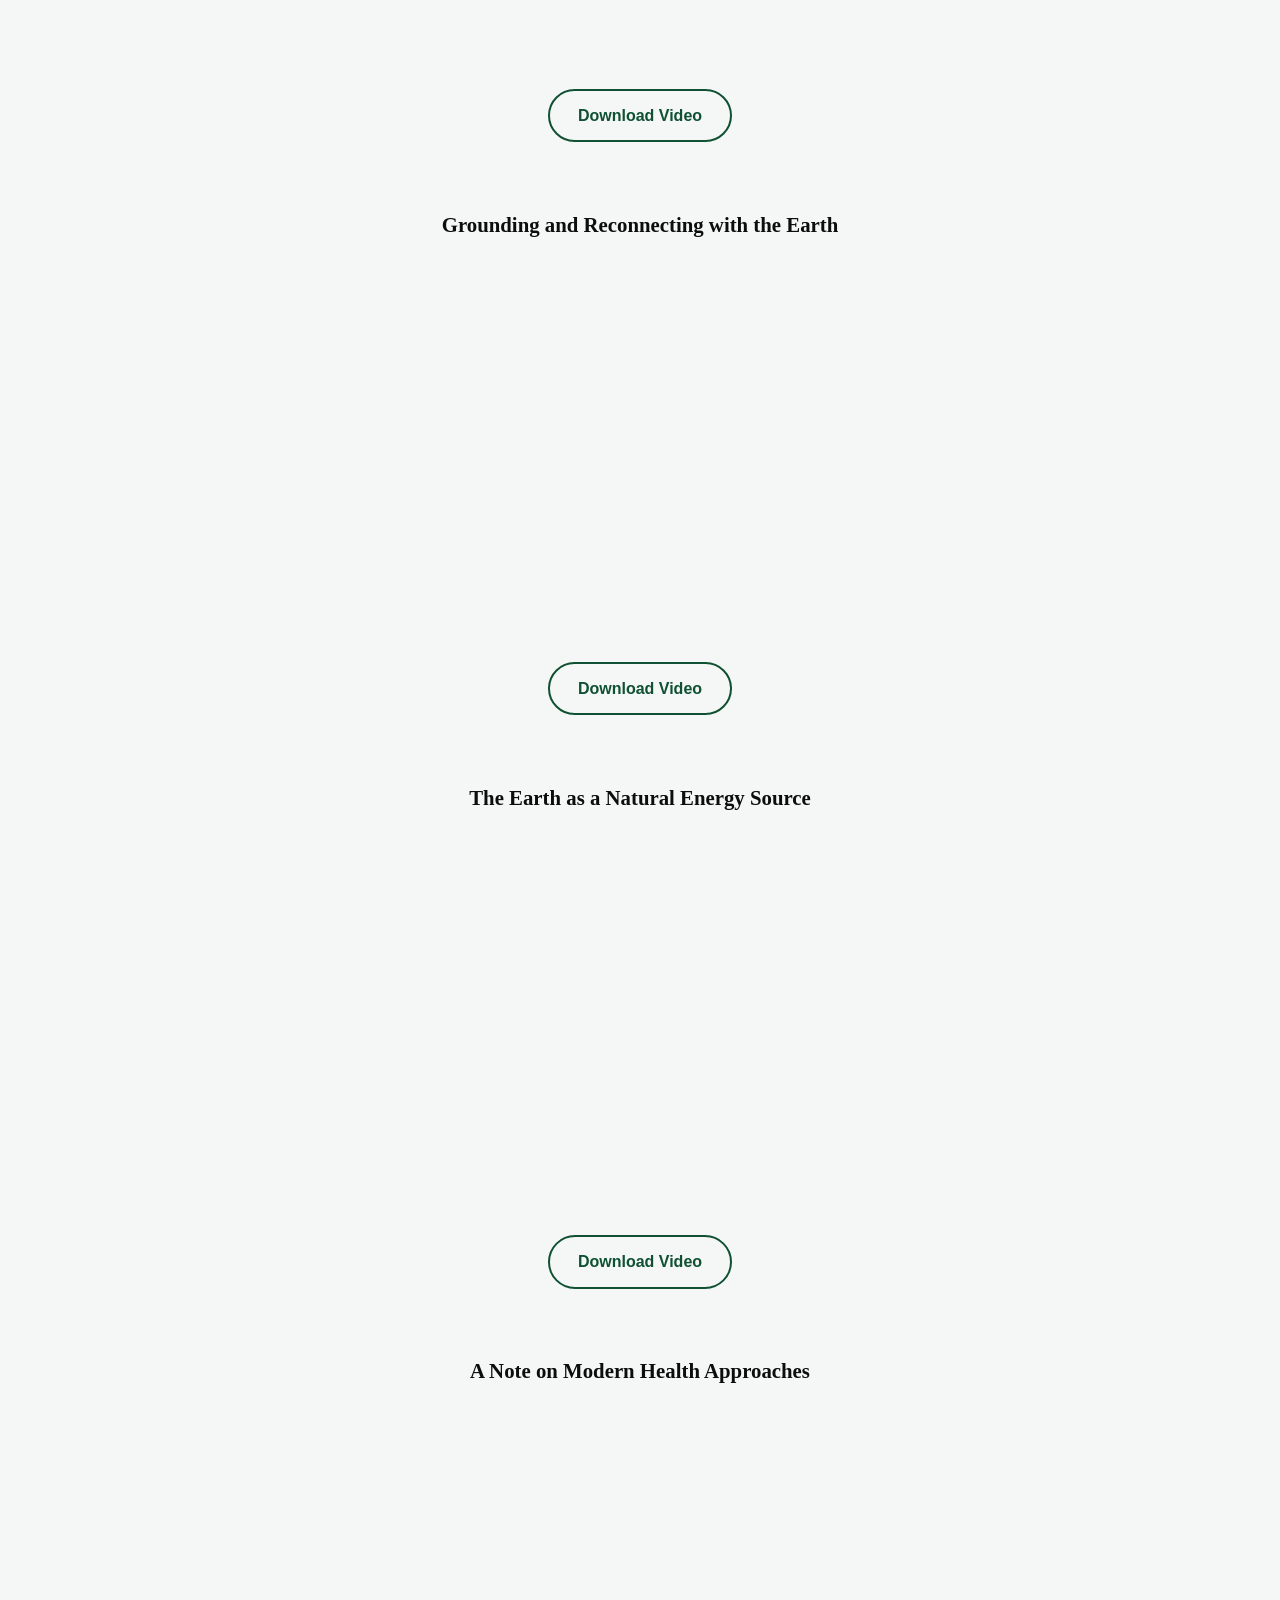
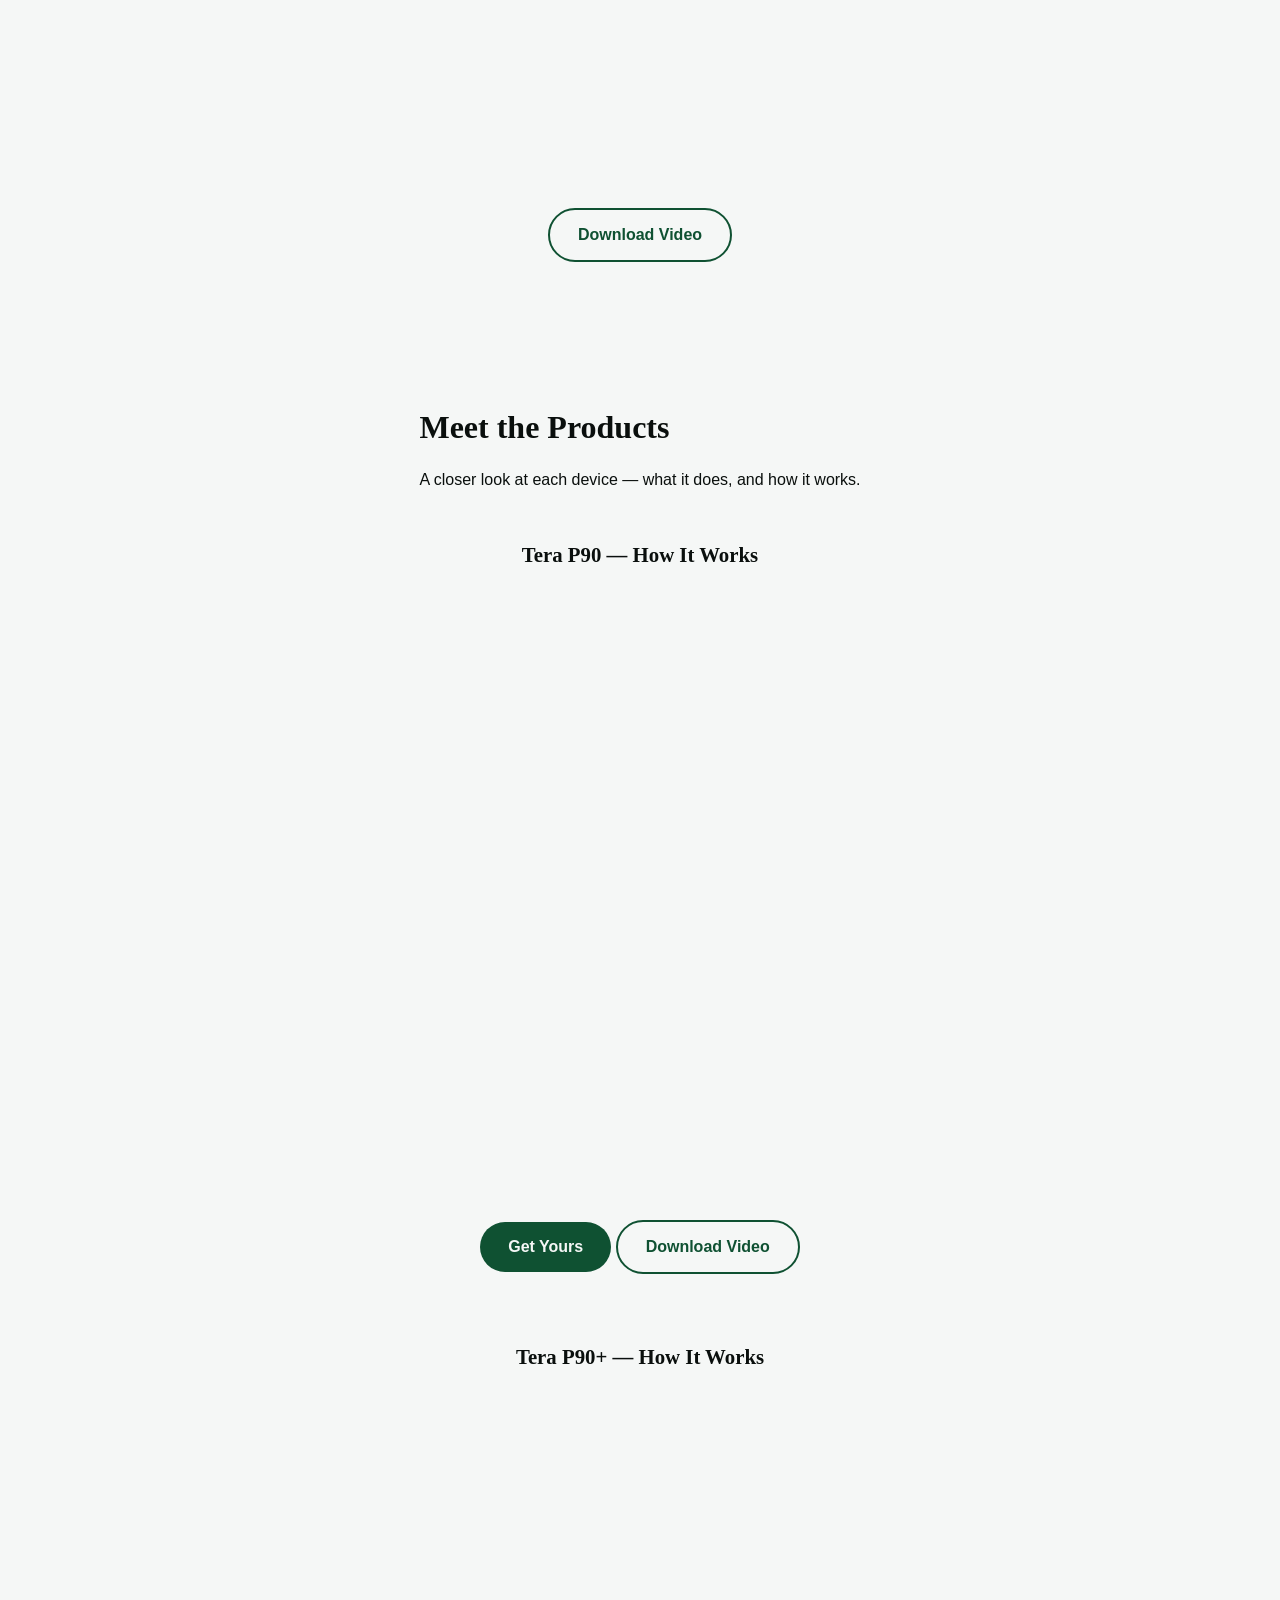
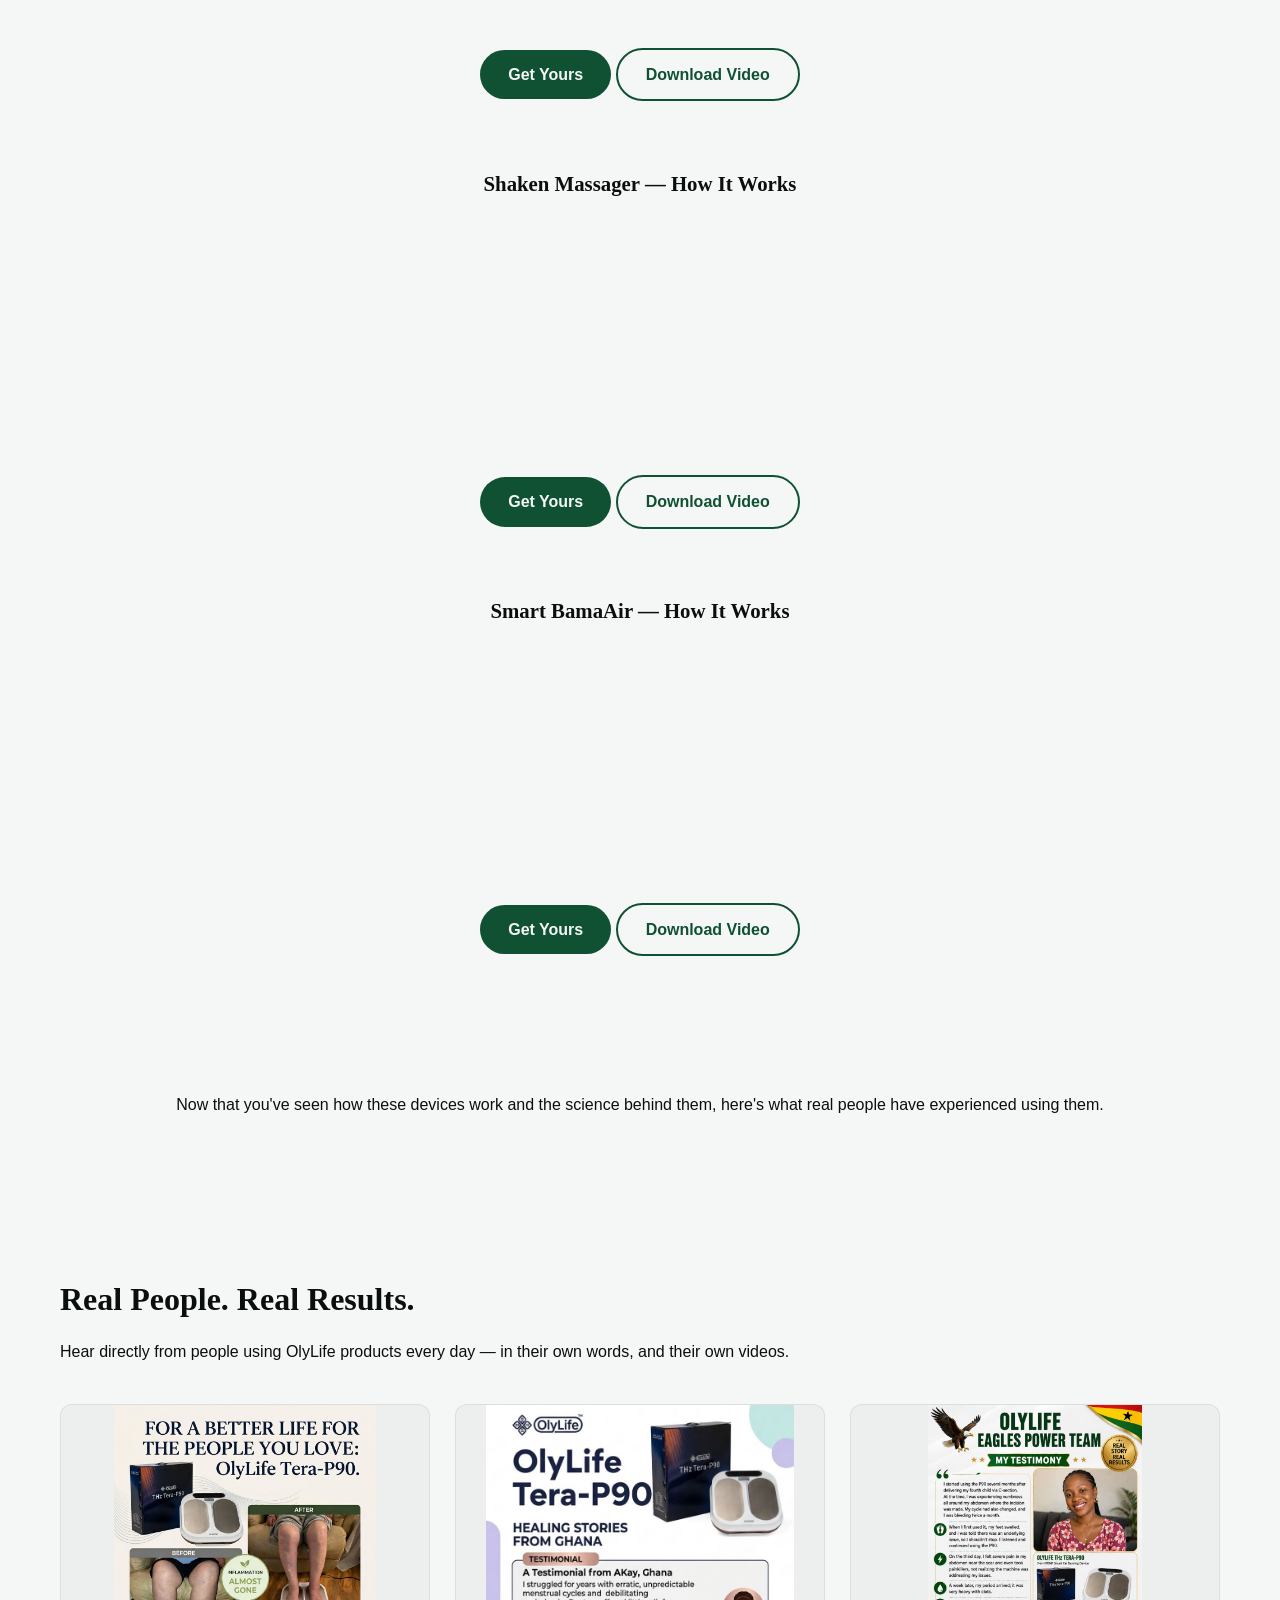
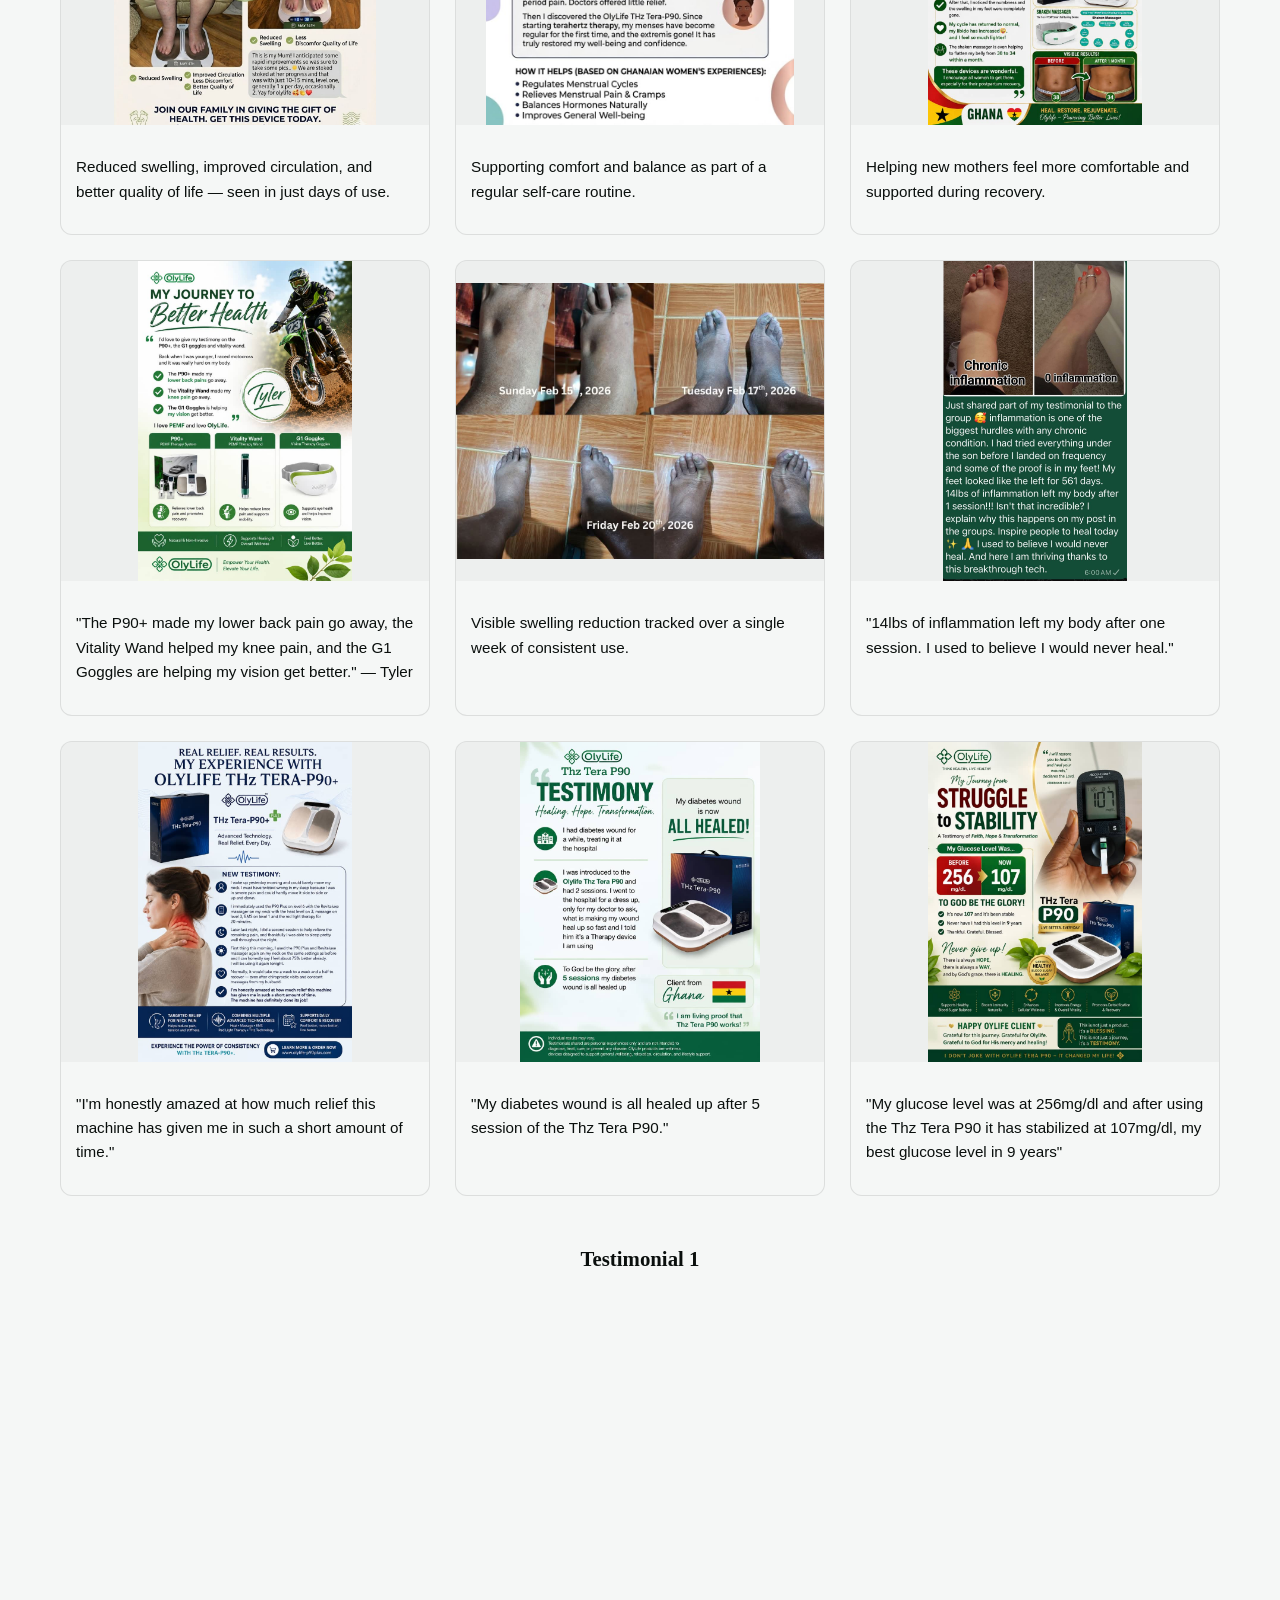
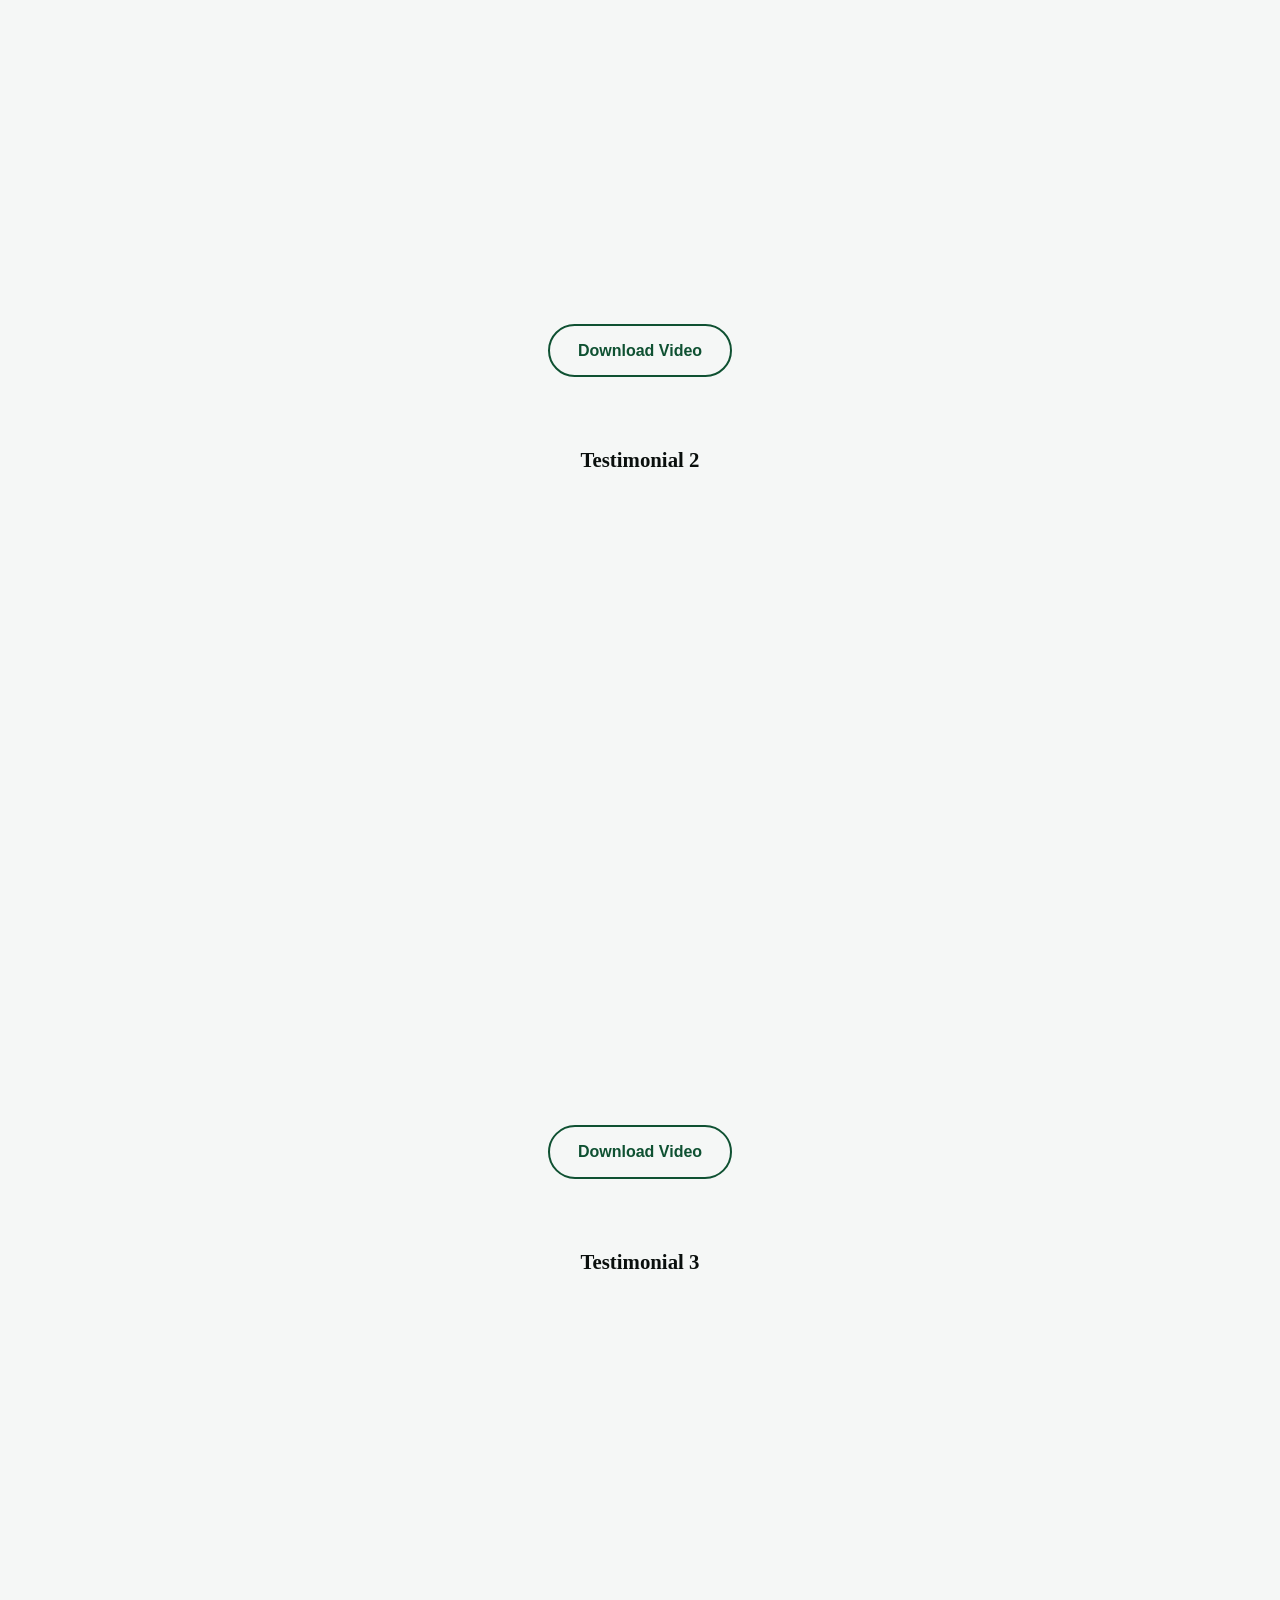
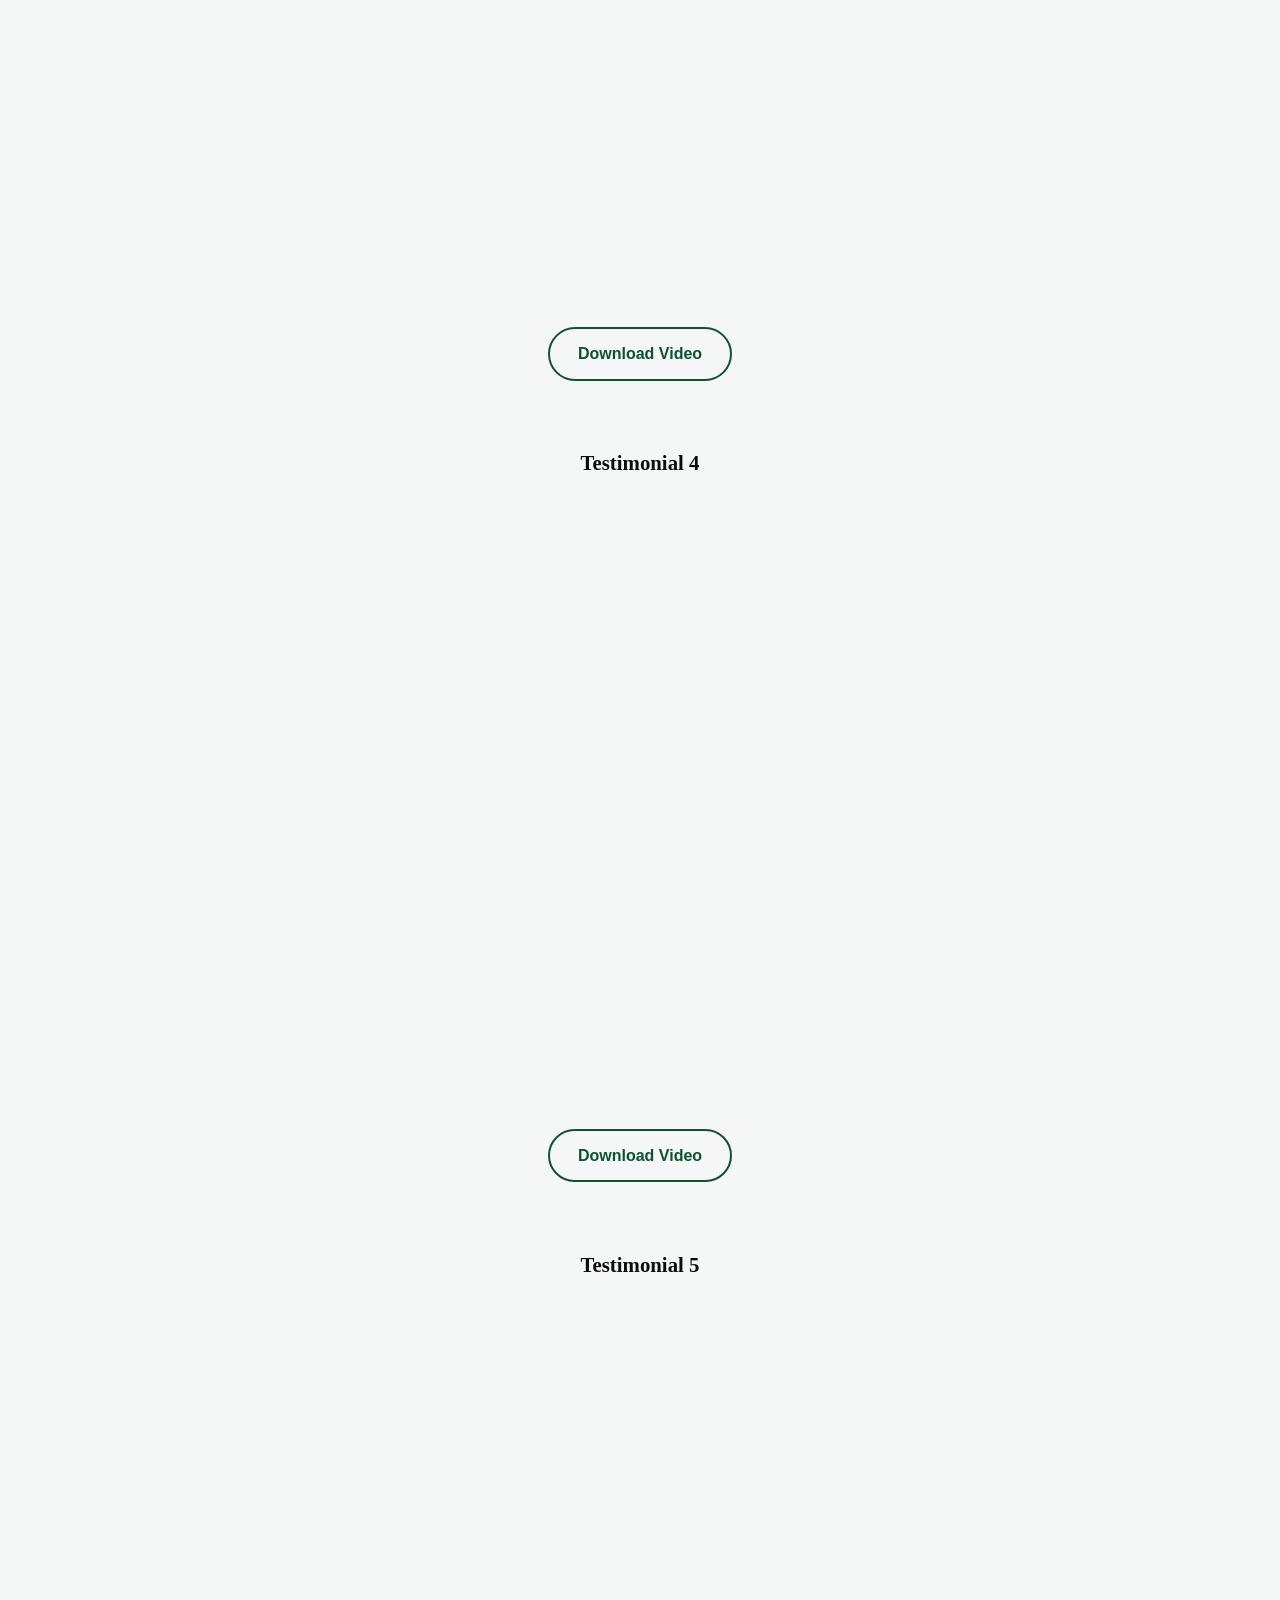
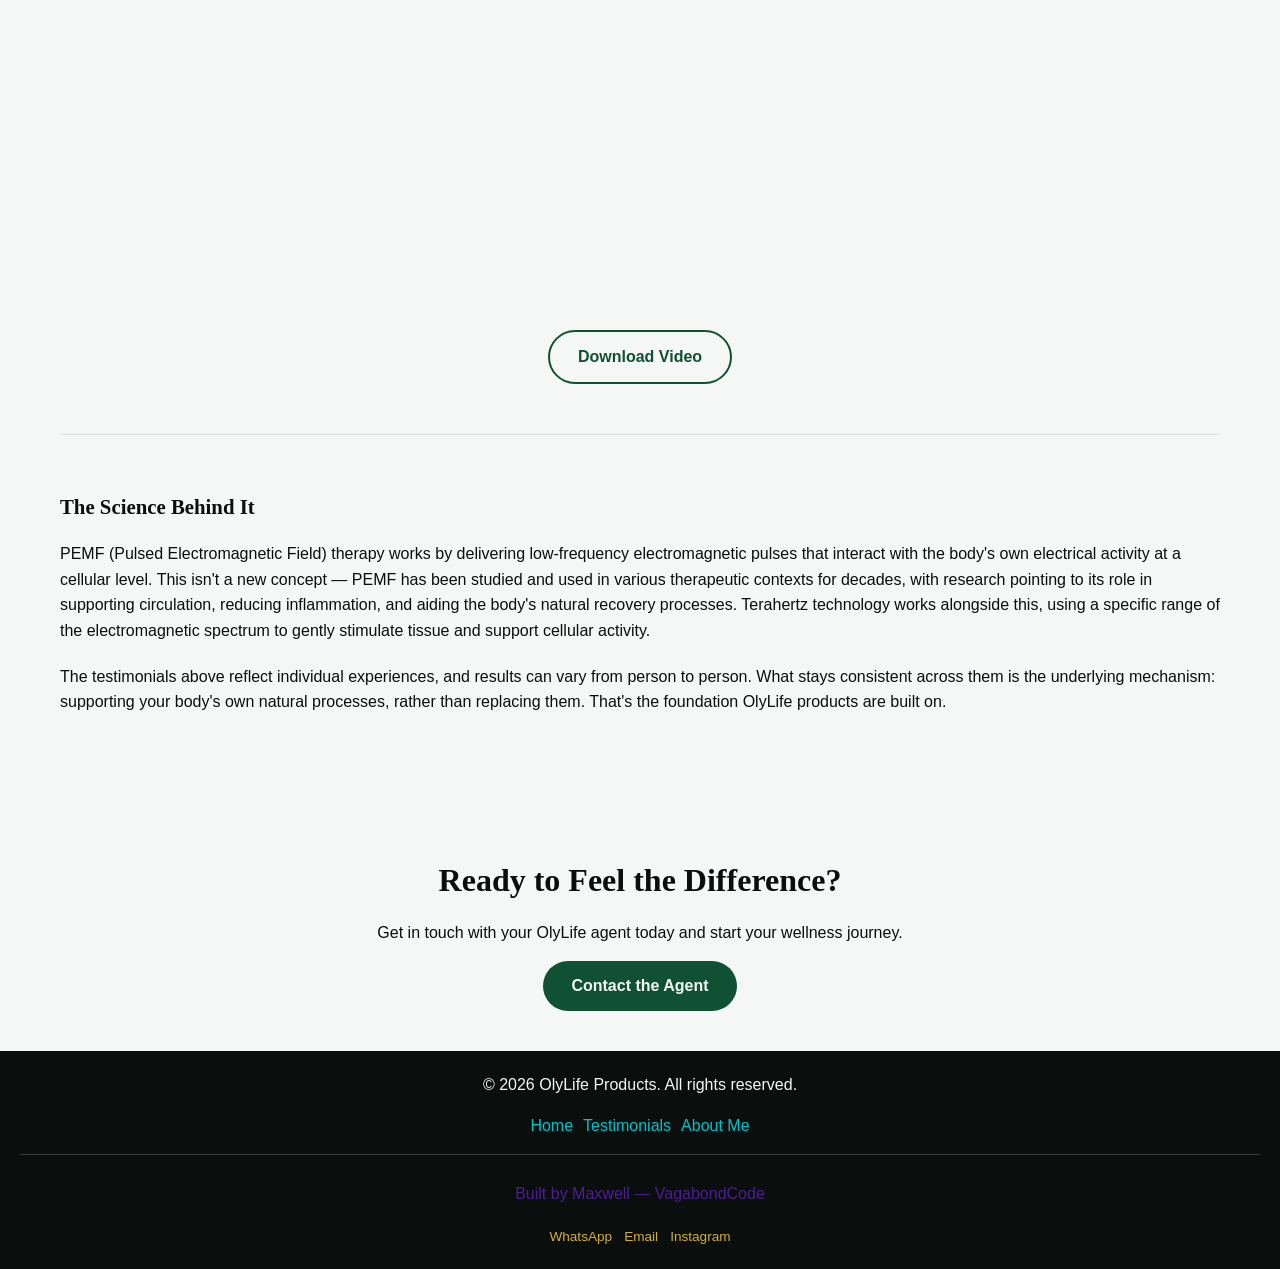
<file: testimonials.html>
<!doctype html>
<html lang="en">
  <head>
    <meta charset="UTF-8" />
    <meta name="viewport" content="width=device-width, initial-scale=1.0" />
    <link rel="stylesheet" href="style.css" />
    <title>Testimonials OlyLife</title>
  </head>
  <body>
    <div class="announcement-bar">
      <marquee behavior="scroll" direction="left" scrollamount="5">
        🗓️ <strong>Free Tera P90 Session + Training Seminar</strong> — Every Thursday, 10AM–12PM &nbsp;|&nbsp; 📍 8 Ladipo Kuku St, Off Allen Ave, Ikeja, Lagos &nbsp;|&nbsp; <a href="https://wa.me/2348139285443" target="_blank">Click Here To Reserve Your Spot →</a>
      </marquee>
    </div>

    <header>
      <a href="index.html" class="logo">OlyLife</a>
      <div class="hamburger">
        <span></span>
        <span></span>
        <span></span>
      </div>
      <nav>
        <ul>
          <li><a href="index.html">Home</a></li>
          <li><a href="testimonials.html">Testimonials</a></li>
          <li><a href="portfolio.html">About Me</a></li>
          <li><a href="testimonials.html#learn-more">Learn More</a></li>
          <li>
            <a href="portfolio.html#become-affiliate">Become an Affiliate</a>
          </li>
          <li><a href="trading.html">Copy Trading</a></li>
        </ul>
      </nav>
    </header>

    <section class="testimonials-intro">
        <h1>Understand It. Then Believe It.</h1>
        <p>
          Before you read what our customers have to say, take a moment to understand what's actually happening inside these devices. PEMF and Terahertz technology aren't new-age gimmicks — they're grounded in real bioelectromagnetic science, and understanding how they work will help you see why so many people trust the results below.
        </p>
    </section>

    <section class="education-videos" id="learn-more">
      <h2>Understand the Technology First</h2>
      <p>A quick look at the science behind PEMF and Terahertz therapy — and why reconnecting your body to natural energy matters.</p>

      <div class="video-list">

        <div class="video-item" id="how-oly-life-products-work">
          <h3>How OlyLife Products Work</h3>
          <div class="video-horizontal">
            <iframe 
              id="video-explainer"
              src="https://www.youtube.com/embed/iWd9eMR7NVE?enable=jsapi=1" 
              title="How OlyLife Products Work"
              frameborder="0" 
              allow="accelerometer; autoplay; clipboard-write; encrypted-media; gyroscope; picture-in-picture" 
              allowfullscreen>
            </iframe>
          </div>
          <a href="https://drive.google.com/uc?export=download&id=1V1jk14EIO8f_D4BzTkIbWjjGqzyVt-ZZ" class="btn btn-secondary download-btn">Download Video</a>
        </div>

        <div class="video-item">
          <h3>Understanding PEMF Therapy</h3>
          <div class="video-horizontal">
            <iframe 
              id="video-pemf"
              src="https://www.youtube.com/embed/hRvRoOwTkfo?enable=jsapi=1" 
              title="Understanding PEMF Therapy"
              frameborder="0" 
              allow="accelerometer; autoplay; clipboard-write; encrypted-media; gyroscope; picture-in-picture" 
              allowfullscreen>
            </iframe>
          </div>
          <a href="https://drive.google.com/uc?export=download&id=10pBElT4deP3Z74jJBbfKZa7G8Vd5HcG1" class="btn btn-secondary download-btn">Download Video</a>
        </div>

        <div class="video-item">
          <h3>Grounding and Reconnecting with the Earth</h3>
          <div class="video-horizontal">
            <iframe 
            id="video-grounding"
              src="https://www.youtube.com/embed/69hA2sLK_bc?enable=jsapi=1" 
              title="Grounding and Reconnecting with the Earth"
              frameborder="0" 
              allow="accelerometer; autoplay; clipboard-write; encrypted-media; gyroscope; picture-in-picture" 
              allowfullscreen>
            </iframe>
          </div>
          <a href="https://drive.google.com/uc?export=download&id=1WOOo3uFcfj1cRDer9fgi031EI-HiaWS-" class="btn btn-secondary download-btn">Download Video</a>
        </div>

        <div class="video-item">
          <h3>The Earth as a Natural Energy Source</h3>
          <div class="video-horizontal">
            <iframe 
              id="video-earth-battery"
              src="https://www.youtube.com/embed/uptt-Q1_mCI?enable=jsapi=1" 
              title="The Earth as a Natural Energy Source"
              frameborder="0" 
              allow="accelerometer; autoplay; clipboard-write; encrypted-media; gyroscope; picture-in-picture" 
              allowfullscreen>
            </iframe>
          </div>
          <a href="https://drive.google.com/uc?export=download&id=1XXQm5brRlXtj_Jyw-2TF1JqIm_Ta2ZyA" class="btn btn-secondary download-btn">Download Video</a>
        </div>

        <div class="video-item">
          <h3>A Note on Modern Health Approaches</h3>
          <div class="video-horizontal">
            <iframe 
              id="video-health"
              src="https://www.youtube.com/embed/qASxs01XxPc?enable=jsapi=1" 
              title="A Note on Modern Health Approaches"
              frameborder="0" 
              allow="accelerometer; autoplay; clipboard-write; encrypted-media; gyroscope; picture-in-picture" 
              allowfullscreen>
            </iframe>
          </div>
          <a href="https://drive.google.com/uc?export=download&id=1HGhll3i3yKzKeYbyK6XZ94y_oMuhzjQi" class="btn btn-secondary download-btn">Download Video</a>
        </div>

      </div>
    </section>

    <section class="product-explainers">
      <h2>Meet the Products</h2>
      <p>A closer look at each device — what it does, and how it works.</p>

      <div class="video-list">

        <div class="video-item" id="tera-p90-explainer">
          <h3>Tera P90 — How It Works</h3>
          <div class="video-vertical">
            <iframe 
              id="video-tera-p90"
              src="https://www.youtube.com/embed/8niDOmULwcE?enable=jsapi=1" 
              title="Tera P90 — How It Works"
              frameborder="0" 
              allow="accelerometer; autoplay; clipboard-write; encrypted-media; gyroscope; picture-in-picture" 
              allowfullscreen>
            </iframe>
          </div>
          <a href="portfolio.html?product=Tera-P90" class="btn btn-primary">Get Yours</a>
          <a href="https://drive.google.com/uc?export=download&id=1fHR9IJh7EPqLD-lRRRcAj85hyw_gJfUy" class="btn btn-secondary download-btn">Download Video</a>
        </div>

        <div class="video-item" id="tera-p90-plus-explainer">
          <h3>Tera P90+ — How It Works</h3>
          <div class="video-horizontal-large">
            <iframe 
              id="video-tera-p90-plus"
              src="https://www.youtube.com/embed/IJTZAVXhCLE?enable=jsapi=1" 
              title="Tera P90+ — How It Works"
              frameborder="0" 
              allow="accelerometer; autoplay; clipboard-write; encrypted-media; gyroscope; picture-in-picture" 
              allowfullscreen>
              </iframe>
          </div>
          <a href="portfolio.html?product=Tera-P90-Plus" class="btn btn-primary">Get Yours</a>
          <a href="https://drive.google.com/uc?export=download&id=1ZTFBs8DSsO1MIOtqw_Xr8R9QZuN2AtJS" class="btn btn-secondary download-btn">Download Video</a>
        </div>

        <div class="video-item" id="shaken-massager-explainer">
          <h3>Shaken Massager — How It Works</h3>
          <div class="video-horizontal-large">
            <iframe 
            id="video-shaken-massager"
            src="https://www.youtube.com/embed/Q4gOXe9Ytdo?enable=jsapi=1" 
            title="Shaken Massager — How It Works"
            frameborder="0" 
            allow="accelerometer; autoplay; clipboard-write; encrypted-media; gyroscope; picture-in-picture" 
            allowfullscreen>
          </iframe>
          </div>
          <a href="portfolio.html?product=Shaken-Massager" class="btn btn-primary">Get Yours</a>
          <a href="https://drive.google.com/uc?export=download&id=1rgA_1tkfFrOInD5uwEc4cTVhJ66KPy74" class="btn btn-secondary download-btn">Download Video</a>
        </div>

        <div class="video-item" id="a9-smart-bamaair-explainer">
          <h3>Smart BamaAir — How It Works</h3>
          <div class="video-horizontal-large">
            <iframe 
              id="video-bamaair"
              src="https://www.youtube.com/embed/bLJQrAXZtRY?enable=jsapi=1" 
              title="Smart BamaAir — How It Works"
              frameborder="0" 
              allow="accelerometer; autoplay; clipboard-write; encrypted-media; gyroscope; picture-in-picture" 
              allowfullscreen>
            </iframe>
          </div>
          <a href="portfolio.html?product=BamaAir" class="btn btn-primary">Get Yours</a>
          <a href="https://drive.google.com/uc?export=download&id=11jaDYzgu0WdkPmgo_uJSf0DOxQwB0vTD" class="btn btn-secondary download-btn">Download Video</a>
        </div>

      </div>
    </section>
    
    <section class="testimonials-bridge">
      <p>Now that you've seen how these devices work and the science behind them, here's what real people have experienced using them.</p>
    </section>

    <section class="testimonials-showcase">
      <h2>Real People. Real Results.</h2>
      <p>Hear directly from people using OlyLife products every day — in their own words, and their own videos.</p>

      <div class="image-testimonials-grid">

        <div class="image-testimonial">
          <img src="images/testimonial-swelling-relief.jpg" alt="Before and after leg swelling reduction" />
          <p>Reduced swelling, improved circulation, and better quality of life — seen in just days of use.</p>
        </div>

        <div class="image-testimonial">
          <img src="images/testimonial-women-wellness.jpg" alt="Women's wellness testimonial" />
          <p>Supporting comfort and balance as part of a regular self-care routine.</p>
        </div>

        <div class="image-testimonial">
          <img src="images/testimonial-postpartum-comfort.jpg" alt="Postpartum recovery comfort testimonial" />
          <p>Helping new mothers feel more comfortable and supported during recovery.</p>
        </div>

        <div class="image-testimonial">
          <img src="images/testimonial-motocross.jpg" alt="Motocross rider testimonial" />
          <p>"The P90+ made my lower back pain go away, the Vitality Wand helped my knee pain, and the G1 Goggles are helping my vision get better." — Tyler</p>
        </div>

        <div class="image-testimonial">
          <img src="images/testimonial-foot-progress.jpg" alt="Foot swelling progress over one week" />
          <p>Visible swelling reduction tracked over a single week of consistent use.</p>
        </div>

        <div class="image-testimonial">
          <img src="images/testimonial-inflammation.jpg" alt="Chronic inflammation before and after" />
          <p>"14lbs of inflammation left my body after one session. I used to believe I would never heal."</p>
        </div>

        <div class="image-testimonial">
          <img src="images/testimonial-neck-pain.jpg" alt="Neck pain relief testimonial" />
          <p>"I'm honestly amazed at how much relief this machine has given me in such a short amount of time."</p>
        </div>

        <div class="image-testimonial">
          <img src="images/testimonial-diabetes-recovery.jpg" alt="Diabetes Wound Healing testimonial" />
          <p>"My diabetes wound is all healed up after 5 session of the Thz Tera P90."</p>
        </div>

        <div class="image-testimonial">
          <img src="images/testimonial-glucose-stabilized.jpg" alt="Glucose Level Stabilization testimonial" />
          <p>"My glucose level was at 256mg/dl and after using the Thz Tera P90 it has stabilized at 107mg/dl, my best glucose level in 9 years"</p>
        </div>

      </div>

      <div class="video-list">

        <div class="video-item">
          <h3>Testimonial 1</h3>
          <div class="video-vertical">
            <iframe 
              id="video-testimonial-1"
              src="https://www.youtube.com/embed/5luYnWc0tDQ?enable=jsapi=1" 
              title="Tera P90 Testimonial"
              frameborder="0" 
              allow="accelerometer; autoplay; clipboard-write; encrypted-media; gyroscope; picture-in-picture" 
              allowfullscreen>
            </iframe>
          </div>
          <a href="https://drive.google.com/uc?export=download&id=18WY-BkN55xa0ll75uXblXw_lpzjO3N3b" class="btn btn-secondary download-btn">Download Video</a>
        </div>

        <div class="video-item">
          <h3>Testimonial 2</h3>
          <div class="video-vertical">
            <iframe 
              id="video-testimonial-2"
              src="https://www.youtube.com/embed/DBYaka_-aaI?enable=jsapi=1" 
              title="Tera P90 Testimonial"
              frameborder="0" 
              allow="accelerometer; autoplay; clipboard-write; encrypted-media; gyroscope; picture-in-picture" 
              allowfullscreen>
            </iframe>
          </div>
          <a href="https://drive.google.com/uc?export=download&id=1o8yJEjLKUc8Lvzc5JrLO3g-3QZ5vTcjq" class="btn btn-secondary download-btn">Download Video</a>
        </div>

        <div class="video-item">
          <h3>Testimonial 3</h3>
          <div class="video-vertical">
            <iframe 
              id="video-testimonial-3"
              src= "https://www.youtube.com/embed/T0OwuIctYEI?enablejsapi=1"
              title="Tera P90 Testimonial"
              frameborder="0" 
              allow="accelerometer; autoplay; clipboard-write; encrypted-media; gyroscope; picture-in-picture" 
              allowfullscreen>
            </iframe>
          </div>
          <a href="https://drive.google.com/uc?export=download&id=1GOHKOyqlQuEBTTGTKSNbb2FZbzmw6lhf" class="btn btn-secondary download-btn">Download Video</a>
        </div>

        <div class="video-item">
          <h3>Testimonial 4</h3>
          <div class="video-vertical">
            <iframe 
              id="video-testimonial-4"
              src="https://www.youtube.com/embed/MiaxFhDXbB4?enable=jsapi=1" 
              title="Tera P90 Testimonial"
              frameborder="0" 
              allow="accelerometer; autoplay; clipboard-write; encrypted-media; gyroscope; picture-in-picture" 
              allowfullscreen>
            </iframe>
          </div>
          <a href="https://drive.google.com/uc?export=download&id=1-QlBAqE1AOhVo573giHyZx94kkRLmCtv" class="btn btn-secondary download-btn">Download Video</a>
        </div>

        <div class="video-item">
          <h3>Testimonial 5</h3>
          <div class="video-vertical">
            <iframe
              id="video-testimonial-5"
              src="https://www.youtube.com/embed/__CIxOePm_w?enable=jsapi=1"
              title="Tera P90+ Testimonial"
              frameborder="0"
              allowfullscreen>
            </iframe>
          </div>
          <a href="https://drive.google.com/uc?export=download&id=1q490Pqp2sox6W5gBv8TKY4Z7X-qhbZNh" class="btn btn-secondary download-btn">Download Video</a>
        </div>

      </div>

      <div class="science-note">
        <h3>The Science Behind It</h3>
        <p>PEMF (Pulsed Electromagnetic Field) therapy works by delivering low-frequency electromagnetic pulses that interact with the body's own electrical activity at a cellular level. This isn't a new concept — PEMF has been studied and used in various therapeutic contexts for decades, with research pointing to its role in supporting circulation, reducing inflammation, and aiding the body's natural recovery processes. Terahertz technology works alongside this, using a specific range of the electromagnetic spectrum to gently stimulate tissue and support cellular activity.</p>

        <p>The testimonials above reflect individual experiences, and results can vary from person to person. What stays consistent across them is the underlying mechanism: supporting your body's own natural processes, rather than replacing them. That's the foundation OlyLife products are built on.</p>
      </div>

    </section>

    <section class="closing-cta">
      <h2>Ready to Feel the Difference?</h2>
      <p>Get in touch with your OlyLife agent today and start your wellness journey.</p>
      <a href="portfolio.html" class="btn btn-primary">Contact the Agent</a>
    </section>

    <footer>
      <div class="footer-content">
        <p>&copy; 2026 OlyLife Products. All rights reserved.</p>

        <ul class="footer-links">
          <li><a href="index.html">Home</a></li>
          <li><a href="testimonials.html">Testimonials</a></li>
          <li><a href="portfolio.html">About Me</a></li>
        </ul>

        <div class="footer-credit">
          <p class="credit">Built by Maxwell — VagabondCode</p>
          <ul class="credit-contact">
            <li>
              <a href="https://wa.me/2347089428435" target="_blank">WhatsApp</a>
            </li>
            <li><a href="mailto:vagabondcode02@gmail.com">Email</a></li>
            <li>
              <a href="https://instagram.com/vagabond.code" target="_blank"
                >Instagram</a
              >
            </li>
          </ul>
        </div>
      </div>
    </footer>

    <script src="script.js"></script>

  </body>
</html>
</file>
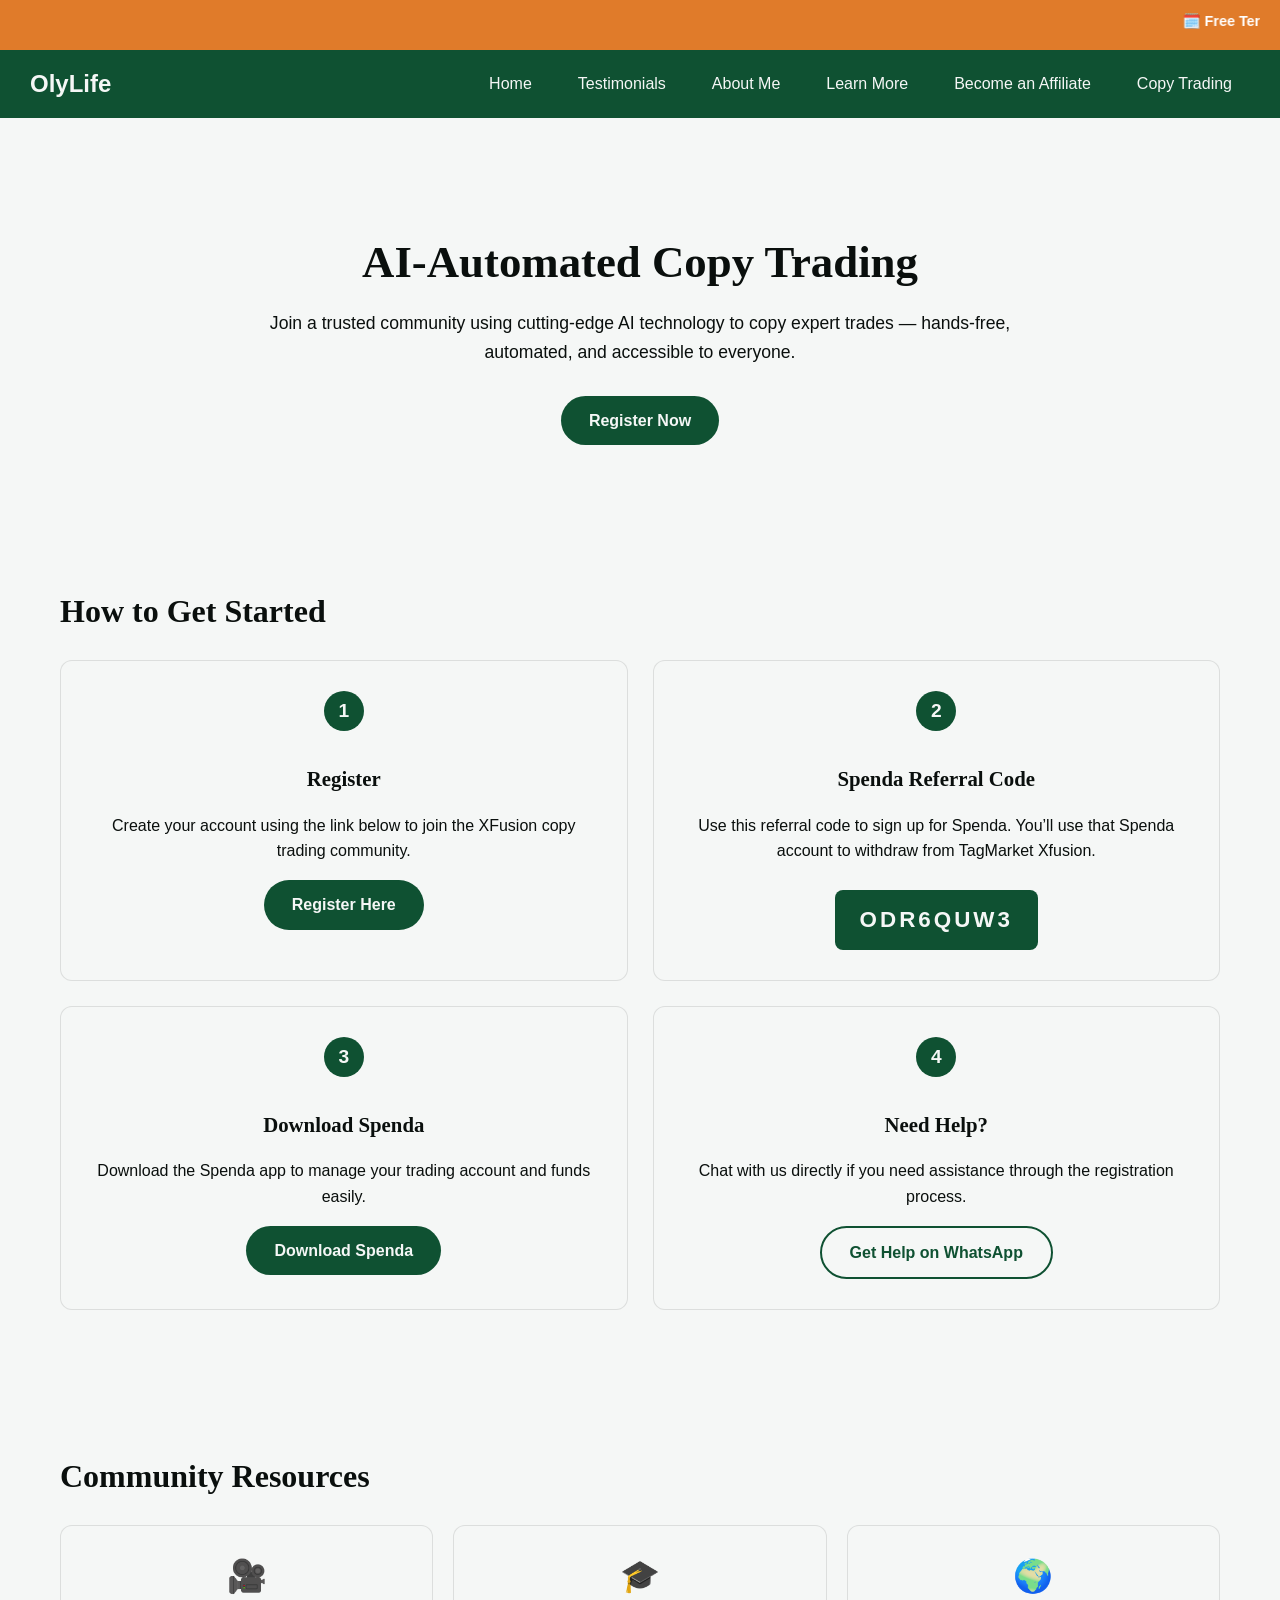
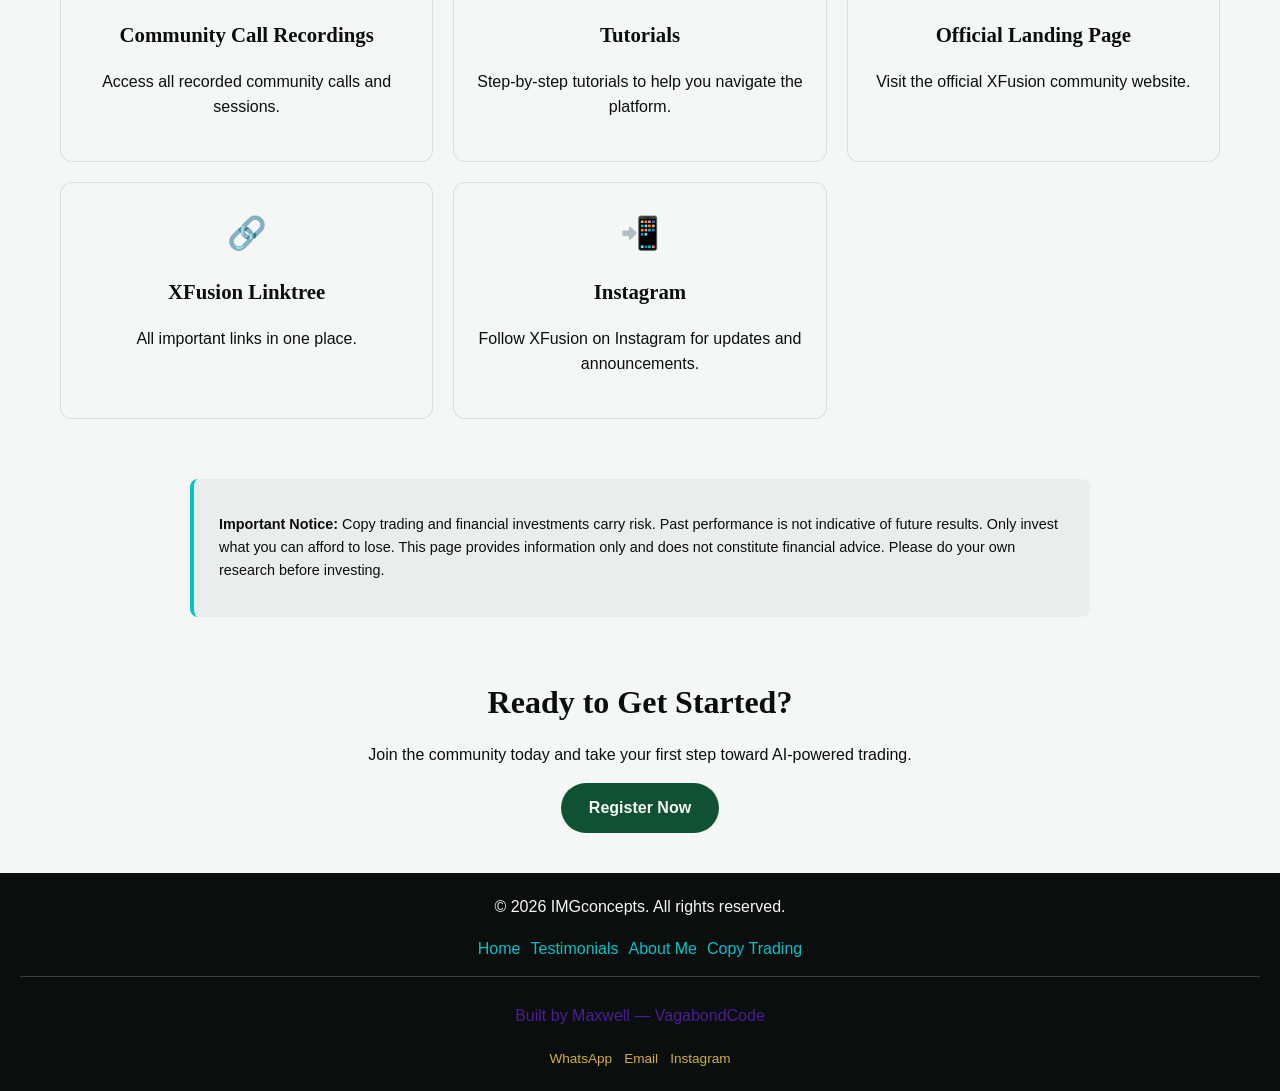
<file: trading.html>
<!doctype html>
<html lang="en">
  <head>
    <meta charset="UTF-8" />
    <meta name="viewport" content="width=device-width, initial-scale=1.0" />
    <link rel="stylesheet" href="style.css" />
    <title>AI Copy Trading | IMGconcepts</title>
  </head>
  <body>
    <div class="announcement-bar">
      <marquee behavior="scroll" direction="left" scrollamount="5">
        🗓️ <strong>Free Tera P90 Session + Training Seminar</strong> — Every
        Thursday, 10AM–12PM &nbsp;|&nbsp; 📍 8 Ladipo Kuku St, Off Allen Ave,
        Ikeja, Lagos &nbsp;|&nbsp;
        <a href="https://wa.me/2348139285443" target="_blank"
          >Click Here To Reserve Your Spot →</a
        >
      </marquee>
    </div>

    <header>
      <a href="index.html" class="logo">OlyLife</a>
      <div class="hamburger">
        <span></span>
        <span></span>
        <span></span>
      </div>
      <nav>
        <ul>
          <li><a href="index.html">Home</a></li>
          <li><a href="testimonials.html">Testimonials</a></li>
          <li><a href="portfolio.html">About Me</a></li>
          <li><a href="testimonials.html#learn-more">Learn More</a></li>
          <li>
            <a href="portfolio.html#become-affiliate">Become an Affiliate</a>
          </li>
          <li><a href="trading.html">Copy Trading</a></li>
        </ul>
      </nav>
    </header>

    <section class="trading-hero">
      <h1>AI-Automated Copy Trading</h1>
      <p>
        Join a trusted community using cutting-edge AI technology to copy expert
        trades — hands-free, automated, and accessible to everyone.
      </p>
      <a
        href="https://exfusion.ibportal.io/auth/register?e=j8iATCv4ZxVhqQlrwB2u66C1vdUe7j2M5phUv3OHfOk&a=1"
        class="btn btn-primary"
        target="_blank"
        >Register Now</a
      >
    </section>

    <section class="trading-steps">
      <h2>How to Get Started</h2>
      <div class="steps-grid">
        <div class="step-card">
          <span class="step-number">1</span>
          <h3>Register</h3>
          <p>
            Create your account using the link below to join the XFusion copy
            trading community.
          </p>
          <a
            href="https://exfusion.ibportal.io/auth/register?e=j8iATCv4ZxVhqQlrwB2u66C1vdUe7j2M5phUv3OHfOk&a=1"
            class="btn btn-primary"
            target="_blank"
            >Register Here</a
          >
        </div>

        <div class="step-card">
          <span class="step-number">2</span>
          <h3>Spenda Referral Code</h3>
          <p>
            Use this referral code to sign up for Spenda. You’ll use that Spenda
            account to withdraw from TagMarket Xfusion.
          </p>
          <div class="referral-code">ODR6QUW3</div>
        </div>

        <div class="step-card">
          <span class="step-number">3</span>
          <h3>Download Spenda</h3>
          <p>
            Download the Spenda app to manage your trading account and funds
            easily.
          </p>
          <a
            href="https://spenda.africa/download"
            class="btn btn-primary"
            target="_blank"
            >Download Spenda</a
          >
        </div>

        <div class="step-card">
          <span class="step-number">4</span>
          <h3>Need Help?</h3>
          <p>
            Chat with us directly if you need assistance through the
            registration process.
          </p>
          <a
            href="https://wa.link/ph3yrv"
            class="btn btn-secondary"
            target="_blank"
            >Get Help on WhatsApp</a
          >
        </div>
      </div>
    </section>

    <section class="trading-resources">
      <h2>Community Resources</h2>
      <div class="resources-grid">
        <a
          href="https://t.me/xfusion_int/155/1537"
          class="resource-card"
          target="_blank"
        >
          <span class="resource-icon">🎥</span>
          <h3>Community Call Recordings</h3>
          <p>Access all recorded community calls and sessions.</p>
        </a>

        <a
          href="https://t.me/xfusion_Official/1619"
          class="resource-card"
          target="_blank"
        >
          <span class="resource-icon">🎓</span>
          <h3>Tutorials</h3>
          <p>Step-by-step tutorials to help you navigate the platform.</p>
        </a>

        <a
          href="https://xfusion.community/"
          class="resource-card"
          target="_blank"
        >
          <span class="resource-icon">🌍</span>
          <h3>Official Landing Page</h3>
          <p>Visit the official XFusion community website.</p>
        </a>

        <a
          href="https://linktr.ee/XFUSIONOFFICIAL"
          class="resource-card"
          target="_blank"
        >
          <span class="resource-icon">🔗</span>
          <h3>XFusion Linktree</h3>
          <p>All important links in one place.</p>
        </a>

        <a
          href="https://www.instagram.com/xfusioncommunity"
          class="resource-card"
          target="_blank"
        >
          <span class="resource-icon">📲</span>
          <h3>Instagram</h3>
          <p>Follow XFusion on Instagram for updates and announcements.</p>
        </a>
      </div>
    </section>

    <section class="trading-disclaimer">
      <p>
        <strong>Important Notice:</strong> Copy trading and financial
        investments carry risk. Past performance is not indicative of future
        results. Only invest what you can afford to lose. This page provides
        information only and does not constitute financial advice. Please do
        your own research before investing.
      </p>
    </section>

    <section class="closing-cta">
      <h2>Ready to Get Started?</h2>
      <p>
        Join the community today and take your first step toward AI-powered
        trading.
      </p>
      <a
        href="https://exfusion.ibportal.io/auth/register?e=j8iATCv4ZxVhqQlrwB2u66C1vdUe7j2M5phUv3OHfOk&a=1"
        class="btn btn-primary"
        target="_blank"
        >Register Now</a
      >
    </section>

    <footer>
      <div class="footer-content">
        <p>&copy; 2026 IMGconcepts. All rights reserved.</p>
        <ul class="footer-links">
          <li><a href="index.html">Home</a></li>
          <li><a href="testimonials.html">Testimonials</a></li>
          <li><a href="portfolio.html">About Me</a></li>
          <li><a href="trading.html">Copy Trading</a></li>
        </ul>
        <div class="footer-credit">
          <p class="credit">Built by Maxwell — VagabondCode</p>
          <ul class="credit-contact">
            <li>
              <a href="https://wa.me/2347089428435" target="_blank">WhatsApp</a>
            </li>
            <li><a href="mailto:vagabondcode02@gmail.com">Email</a></li>
            <li>
              <a href="https://instagram.com/vagabond.code" target="_blank"
                >Instagram</a
              >
            </li>
          </ul>
        </div>
      </div>
    </footer>

    <script src="script.js"></script>
  </body>
</html>
</file>
<file: style.css>
*, *::before, *::after {
  box-sizing: border-box;
}

:root {
  --color-black: #0A0F0D;
  --color-white: #F5F7F6;
  --color-green: #0F5132;
  --color-teal: #00C2CB;
  --color-purple: #4C1D95;
  --color-gold: #D4AF37;
}

body {
  font-family: 'Segoe UI', Arial, sans-serif;
  margin: 0;
  padding: 0;
  background-color: var(--color-white);
  line-height: 1.6;
  color: var(--color-black);
}

h1, h2, h3 {
  font-family: 'Georgia', serif;
  line-height: 1.2;
}

h1 {
  font-size: 2.5rem;
}

h2 {
  font-size: 2rem;
  margin-bottom: 20px;
}

h3 {
  font-size: 1.3rem;
}

section {
  padding: 60px 20px;
  max-width: 1200px;
  margin: 0 auto;
}

.announcement-bar {
  background-color: #E07B2A;
  color: #FFFFFF;
  text-align: center;
  padding: 10px 20px;
  font-size: 0.9rem;
  width: 100%;
}

.announcement-bar p {
  margin: 0;
}

.announcement-bar a {
  color: #FFFFFF;
  font-weight: 700;
  text-decoration: underline;
}

.announcement-bar a:hover {
  color: var(--color-black);
}

header {
  position: sticky;
  top: 0;
  z-index: 100;
  background-color: var(--color-green);
  text-align: center;
  display: flex;
  justify-content: space-between;
  align-items: center;
  padding: 15px 30px;
}

nav ul {
  list-style: none;
  display: flex;
  gap: 10px;
  margin: 0;
  padding: 0;
}

nav ul li a {
  color: var(--color-white);
  text-decoration: none;
  padding: 8px 18px;
  border-radius: 20px;
  font-weight: 500;
  transition: background-color 0.5s ease, color 0.3s ease;
}

nav ul li a:hover {
  background-color: var(--color-teal);
  color: var(--color-black);
}

.logo {
  color: var(--color-white);
  font-size: 1.5rem;
  font-weight: 700;
  text-decoration: none;
}

.hamburger {
  display: none;
  flex-direction: column;
  gap: 5px;
  cursor: pointer;
}

.hamburger span {
  width: 25px;
  height: 3px;
  background-color: var(--color-white);
  border-radius: 2px;
}

@media (max-width: 768px) {
  nav {
    display: none;
  }

  .hamburger {
    display: flex;
  }
}

nav {
  transition: transform 0.3s ease;
}

@media (max-width: 768px) {
  nav {
    display: none;
    position: absolute;
    top: 100%;
    left: 0;
    width: 100%;
    background-color:  rgba(15, 81, 50, 0.7);
    flex-direction: column;
  }

  nav.open {
    backdrop-filter: blur(9px);
    display: flex;
  }

  nav ul {
    flex-direction: column;
    padding: 20px;
  }

  .hamburger.active span:nth-child(1) {
    transform: rotate(45deg) translate(5px, 5px);
  }

  .hamburger.active span:nth-child(2) {
    opacity: 0;
  }

  .hamburger.active span:nth-child(3) {
    transform: rotate(-45deg) translate(5px, -5px);
  }
}

.hero {
  text-align: center;
}

.hero-images {
  overflow: hidden;
  max-width: 500px;
  margin: 0 auto 20px;
  border-radius: 12px;
}

.carousel-track {
  display: flex;
  transition: transform 0.5s ease;
}

.carousel-track img {
  width: 100%;
  flex-shrink: 0;
  height: 450px;
  object-fit: cover;
}

.carousel-dots {
  display: flex;
  justify-content: center;
  gap: 8px;
  margin-bottom: 40px;
}

.dot {
  width: 10px;
  height: 10px;
  border-radius: 50%;
  background-color: rgba(0, 0, 0, 0.2);
  cursor: pointer;
  transition: background-color 0.3s ease;
}

.dot.active {
  background-color: var(--color-teal);
}

.hero-content {
  max-width: 700px;
  margin: 0 auto;
}

.hero-cta {
  display: flex;
  gap: 15px;
  justify-content: center;
  flex-wrap: wrap;
}

.product-main {
  display: flex;
  gap: 40px;
  align-items: center;
  margin-bottom: 30px;
}

.product-main img {
  width: 45%;
  border-radius: 12px;
  object-fit: cover;
}

.product-info {
  flex: 1;
}

.price-tag {
  font-size: 1.8rem;
  font-weight: 700;
  color: var(--color-green);
  margin: 15px 0;
}

@media (max-width: 768px) {
  .product-main {
    flex-direction: column;
  }

  .product-main img {
    width: 100%;
  }
}

.products-grid {
  display: grid;
  grid-template-columns: repeat(3, 1fr);
  gap: 30px;
  margin-top: 40px;
}

.product-card {
  background-color: var(--color-white);
  border: 1px solid rgba(0, 0, 0, 0.1);
  border-radius: 12px;
  padding: 20px;
  text-align: center;
}

.product-card img {
  width: 100%;
  height: 180px;
  object-fit: cover;
  border-radius: 8px;
  margin-bottom: 15px;
}

.product-card-buttons {
  display: flex;
  gap: 10px;
  justify-content: center;
  flex-wrap: wrap;
  margin-top: 10px;
}

.product-price .product-card-buttons {
  justify-content: flex-start;
}

.price-tag-small {
  font-weight: 700;
  color: var(--color-green);
  margin: 10px 0;
}

.price-discontinued {
  text-decoration: line-through;
  text-decoration-color: #B91C1C;
  text-decoration-thickness: 2px;
  opacity: 0.7;
}

.disclaimer-discontinued {
  color: #B91C1C;
  font-weight: 600;
  font-size: 0.85rem;
}

@media (max-width: 900px) {
  .products-grid {
    grid-template-columns: repeat(2, 1fr);
  }
}

@media (max-width: 600px) {
  .products-grid {
    grid-template-columns: 1fr;
  }
}

.closing-cta {
  padding: 40px 20px;
  text-align: center;
}

html, body {
  height: 100%;
}

body {
  display: flex;
  flex-direction: column;
  min-height: 100vh;
}

.video-list {
  display: flex;
  flex-direction: column;
  gap: 50px;
  margin-top: 30px;
}

.video-item {
  text-align: center;
}

.video-item h3 {
  margin-bottom: 15px;
}

.video-horizontal {
  aspect-ratio: 16 / 9;
  width: 100%;
  max-width: 700px;
  margin: 0 auto;
  border-radius: 12px;
  overflow: hidden;
}

.video-horizontal-large {
  aspect-ratio: 16 / 9;
  width: 100%;
  max-width: 850px;
  margin: 0 auto;
  border-radius: 12px;
  overflow: hidden;
}

.video-vertical {
  aspect-ratio: 9 / 16;
  width: 100%;
  max-width: 350px;
  margin: 0 auto;
  border-radius: 12px;
  overflow: hidden;
}

.video-horizontal iframe,
.video-horizontal-large iframe,
.video-vertical iframe {
  width: 100%;
  height: 100%;
  border: none;
}

.video-placeholder-text {
  display: flex;
  align-items: center;
  justify-content: center;
  height: 100%;
  background-color: rgba(0, 0, 0, 0.05);
  color: var(--color-black);
  font-style: italic;
}

.video-item .btn {
  margin-top: 15px;
}

.image-testimonials-grid {
  display: grid;
  grid-template-columns: repeat(3, 1fr);
  gap: 25px;
  margin-top: 40px;
}

.image-testimonial {
  border-radius: 12px;
  overflow: hidden;
  background-color: var(--color-white);
  border: 1px solid rgba(0, 0, 0, 0.1);
}

.image-testimonial img {
  width: 100%;
  height: 320px;
  object-fit: contain;
  background-color: rgba(0, 0, 0, 0.03);
  display: block;
}

.image-testimonial p {
  padding: 15px;
  font-size: 0.95rem;
}

.image-testimonial.placeholder {
  height: 280px;
  display: flex;
  align-items: center;
  justify-content: center;
}

@media (max-width: 900px) {
  .image-testimonials-grid {
    grid-template-columns: repeat(2, 1fr);
  }
}

@media (max-width: 600px) {
  .image-testimonials-grid {
    grid-template-columns: 1fr;
  }
}

.science-note {
  margin-top: 50px;
  padding-top: 40px;
  border-top: 1px solid rgba(0, 0, 0, 0.1);
}

.science-note p {
  margin-bottom: 20px;
}

/* PORTFOLIO PAGE */

.agent-intro {
  padding: 60px 20px;
  max-width: 1200px;
  margin: 0 auto;
}

.agent-profile {
  display: flex;
  gap: 40px;
  align-items: center;
}

.client-photo {
  width: 180px;
  height: 180px;
  object-fit: cover;
  object-position: center 54%;
  border-radius: 50%;
  display: block;
  margin: 0 auto 20px;
  border: 4px solid var(--color-green);
}

.photo-placeholder {
  width: 180px;
  height: 180px;
  border-radius: 50%;
  background-color: rgba(15, 81, 50, 0.1);
  border: 3px solid var(--color-green);
  display: flex;
  align-items: center;
  justify-content: center;
  color: var(--color-green);
  font-style: italic;
  font-size: 0.9rem;
  text-align: center;
}

.agent-details h1 {
  margin-bottom: 8px;
}

.agent-title {
  color: var(--color-green);
  font-weight: 600;
  margin-bottom: 5px;
}

.agent-brand {
  font-style: italic;
  margin-bottom: 20px;
  color: var(--color-black);
  opacity: 0.7;
}

@media (max-width: 600px) {
  .agent-profile {
    flex-direction: column;
    text-align: center;
  }
}

.core-values {
  margin-top: 30px;
}

.values-grid {
  display: flex;
  flex-wrap: wrap;
  gap: 10px;
  margin-top: 12px;
}

.value-tag {
  background-color: var(--color-green);
  color: var(--color-white);
  padding: 6px 16px;
  border-radius: 20px;
  font-size: 0.9rem;
  font-weight: 500;
}

.offer-grid {
  display: grid;
  grid-template-columns: repeat(3, 1fr);
  gap: 25px;
  margin-top: 30px;
}

.offer-card {
  background-color: var(--color-white);
  border: 1px solid rgba(0, 0, 0, 0.1);
  border-radius: 12px;
  padding: 25px 20px;
  text-align: center;
}

.offer-icon {
  font-size: 2rem;
  display: block;
  margin-bottom: 12px;
}

@media (max-width: 900px) {
  .offer-grid {
    grid-template-columns: repeat(2, 1fr);
  }
}

@media (max-width: 600px) {
  .offer-grid {
    grid-template-columns: 1fr;
  }
}

.vision-mission-grid {
  display: grid;
  grid-template-columns: 1fr 1fr;
  gap: 30px;
  margin-top: 10px;
}

.vision-box,
.mission-box {
  background-color: var(--color-green);
  color: var(--color-white);
  border-radius: 12px;
  padding: 30px;
}

.vision-box h2,
.mission-box h2 {
  color: var(--color-white);
  margin-bottom: 15px;
}

@media (max-width: 768px) {
  .vision-mission-grid {
    grid-template-columns: 1fr;
  }
}

/* ORDER FORM */
.order-form,
.review-form {
  max-width: 600px;
  margin: 30px auto 0;
}

.form-group {
  margin-bottom: 20px;
}

.form-group label {
  display: block;
  font-weight: 600;
  margin-bottom: 6px;
  color: var(--color-black);
}

.form-group input,
.form-group select,
.form-group textarea {
  width: 100%;
  padding: 12px 15px;
  border: 1.5px solid rgba(0, 0, 0, 0.2);
  border-radius: 8px;
  font-family: 'Segoe UI', Arial, sans-serif;
  font-size: 1rem;
  color: var(--color-black);
  background-color: var(--color-white);
  transition: border-color 0.3s ease;
}

.form-group input:focus,
.form-group select:focus,
.form-group textarea:focus {
  outline: none;
  border-color: var(--color-green);
}

.form-note {
  font-size: 0.85rem;
  color: var(--color-black);
  opacity: 0.6;
  margin-top: 10px;
  text-align: center;
}

/* AFFILIATE SECTION */
.affiliate-section {
  max-width: 860px;
  width: 90%;
  margin: 0 auto;
  padding: 60px 0;
}

.affiliate-video {
  margin: 30px auto;
  min-height: 200px;
  max-width: 100%;
  width: 100%;
  display: flex;
  align-items: center;
  justify-content: center;
  background-color: rgba(0, 0, 0, 0.04);
  border-radius: 12px;
}

.affiliate-images {
  display: grid;
  grid-template-columns: 1fr 1fr;
  gap: 20px;
  margin: 30px 0;
  max-width: 100%;
  overflow: hidden;
}

.affiliate-img {
  width: 100%;
  height: 300px;
  object-fit: cover;
  object-position: center;
  border-radius: 12px;
  display: block;
}

@media (max-width: 600px) {
  .affiliate-section {
    width: 88%;
  }

.affiliate-images {
    grid-template-columns: 1fr;
  }

  .affiliate-img {
    height: 220px;
  }
}

.affiliate-cta {
  text-align: center;
  margin-top: 30px;
}

/* CONTACT SECTION */
.contact-grid {
  display: grid;
  grid-template-columns: repeat(2, 1fr);
  gap: 25px;
  margin-top: 30px;
}

.contact-item {
  background-color: var(--color-white);
  border: 1px solid rgba(0, 0, 0, 0.1);
  border-radius: 12px;
  padding: 25px 20px;
  text-align: center;
}

.contact-icon {
  font-size: 2rem;
  display: block;
  margin-bottom: 10px;
}

.contact-item a {
  color: var(--color-green);
  font-weight: 600;
  text-decoration: none;
}

.contact-item a:hover {
  color: var(--color-teal);
}

.placeholder-text {
  color: var(--color-black);
  opacity: 0.4;
  font-style: italic;
}

@media (max-width: 600px) {
  .contact-grid {
    grid-template-columns: 1fr;
  }
}

footer {
  margin-top: auto;
}

footer {
  background-color: var(--color-black);
  color: var(--color-white);
  text-align: center;
  padding: 5px 20px
}

.footer-links {
  list-style: none;
  display: flex;
  justify-content: center;
  gap: 10px;
  padding: 0;
  margin: 15px 0;
}

.footer-links a {
  color: var(--color-teal);
  text-decoration: none;
}

.footer-links a:hover {
  color: var(--color-purple);
}

.footer-credit {
  margin-top: 15px;
  border-top: 1px solid rgba(255, 255, 255, 0.2);
  padding-top: 10px;
}

.credit {
  color: var(--color-purple);
  font-size: 1.0rem;
}

.credit-contact {
  list-style: none;
  display: flex;
  justify-content: center;
  gap: 12px;
  padding: 0;
  margin-top: 8px;
}

.credit-contact a {
  color: var(--color-gold);
  text-decoration: none;
  font-size: 0.85rem;
}

.credit-contact a:hover {
  color: var(--color-teal);
}

.btn {
  display: inline-block;
  padding: 12px 28px;
  border-radius: 30px;
  text-decoration: none;
  font-weight: 600;
  transition: transform 0.2s ease, background-color 0.3s ease;
}

.btn:hover {
  transform: translateY(-2px);
}

.btn-primary {
  background-color: var(--color-green);
  color: var(--color-white);
}

.btn-primary:hover {
  background-color: var(--color-teal);
  color: var(--color-black);
}

.btn-secondary {
  background-color: transparent;
  border: 2px solid var(--color-green);
  color: var(--color-green);
}

.btn-secondary:hover {
  background-color: var(--color-green);
  color: var(--color-white);
}

/* TRADING PAGE */

.trading-hero {
  text-align: center;
  padding: 80px 20px 60px;
  max-width: 800px;
  margin: 0 auto;
}

.trading-hero h1 {
  font-size: 2.8rem;
  margin-bottom: 20px;
}

.trading-hero p {
  font-size: 1.1rem;
  margin-bottom: 30px;
}

.steps-grid {
  display: grid;
  grid-template-columns: repeat(2, 1fr);
  gap: 25px;
  margin-top: 30px;
}

.step-card {
  background-color: var(--color-white);
  border: 1px solid rgba(0, 0, 0, 0.1);
  border-radius: 12px;
  padding: 30px 25px;
  text-align: center;
}

.step-number {
  display: inline-block;
  width: 40px;
  height: 40px;
  background-color: var(--color-green);
  color: var(--color-white);
  border-radius: 50%;
  font-size: 1.2rem;
  font-weight: 700;
  line-height: 40px;
  margin-bottom: 15px;
}

.referral-code {
  display: inline-block;
  background-color: var(--color-green);
  color: var(--color-white);
  font-size: 1.4rem;
  font-weight: 700;
  letter-spacing: 3px;
  padding: 12px 25px;
  border-radius: 8px;
  margin-top: 10px;
}

.resources-grid {
  display: grid;
  grid-template-columns: repeat(3, 1fr);
  gap: 20px;
  margin-top: 30px;
}

.resource-card {
  background-color: var(--color-white);
  border: 1px solid rgba(0, 0, 0, 0.1);
  border-radius: 12px;
  padding: 25px 20px;
  text-align: center;
  text-decoration: none;
  color: var(--color-black);
  transition: transform 0.2s ease, border-color 0.3s ease;
  display: block;
}

.resource-card:hover {
  transform: translateY(-3px);
  border-color: var(--color-teal);
}

.resource-icon {
  font-size: 2rem;
  display: block;
  margin-bottom: 10px;
}

.trading-disclaimer {
  background-color: rgba(0, 0, 0, 0.04);
  border-left: 4px solid var(--color-teal);
  padding: 20px 25px;
  border-radius: 8px;
  font-size: 0.9rem;
  max-width: 900px;
  margin: 0 auto;
}

@media (max-width: 900px) {
  .resources-grid {
    grid-template-columns: repeat(2, 1fr);
  }
}

@media (max-width: 600px) {
  .steps-grid {
    grid-template-columns: 1fr;
  }

  .resources-grid {
    grid-template-columns: 1fr;
  }

  .trading-hero h1 {
    font-size: 2rem;
  }
}
</file>
